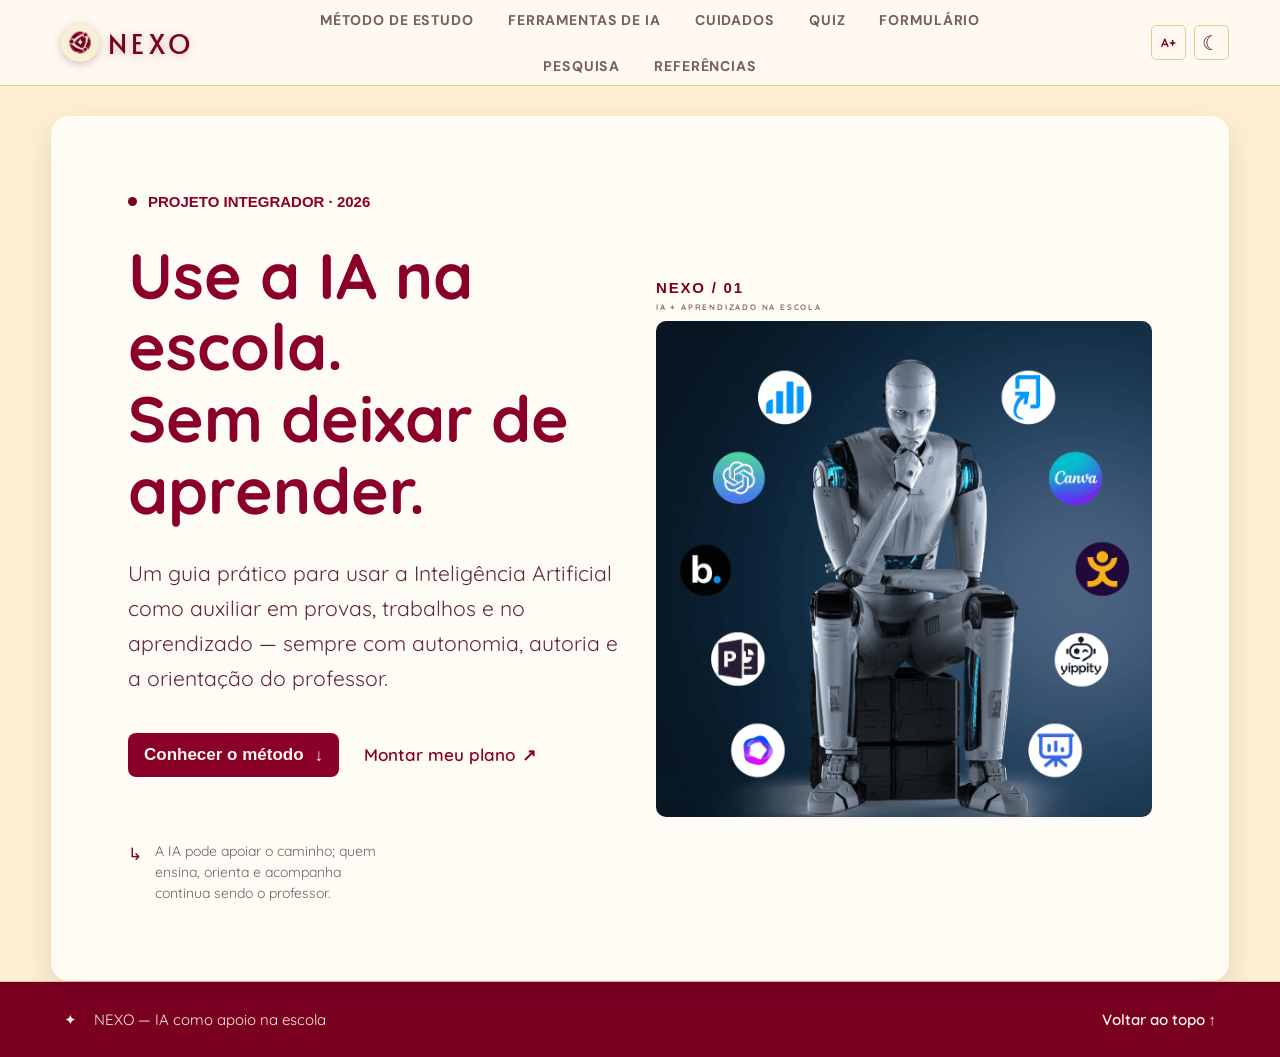
<file: index.html>
<!DOCTYPE html>
<html lang="pt-BR">
<head>
  <meta charset="UTF-8">
  <meta name="viewport" content="width=device-width, initial-scale=1.0">
  <meta name="description" content="NEXO — guia prático para usar a inteligência artificial como apoio nas provas, trabalhos e no aprendizado, sem substituir o professor.">
  <title>NEXO — IA como apoio na escola</title>
  <link rel="stylesheet" href="style.css">
  <link rel="icon" type="image/png" href="img/NEXO.png">
</head>
<body>

  <header class="cabecalho" id="topo">
    <a class="marca" href="index.html" aria-label="NEXO, voltar ao início" aria-current="page">
      <img class="imagem-marca" src="img/NEXO.png" alt="">
      <span>NEXO</span>
    </a>

    <nav class="navegacao-principal" id="main-nav" aria-label="Navegação principal">
      <a href="metodo.html">Método de estudo</a>
      <a href="ferramentas.html">Ferramentas de IA</a>
      <a href="cuidados.html">Cuidados</a>
      <a href="quiz.html">Quiz </a>
      <a href="formulario.html">Formulário</a>
      <a href="pesquisas.html">Pesquisa</a>
      <a href="referencias.html">Referências</a>
    </nav>

    <div class="acoes-cabecalho">
      <button class="botao-icone botao-tamanho-texto" id="text-toggle" aria-label="Aumentar tamanho da fonte" title="Aumentar fonte">A+</button>
      <button class="botao-icone" id="theme-toggle" aria-label="Alternar modo de cor" title="Modo de cor">☾</button>
      <button class="botao-menu" id="menu-toggle" aria-label="Abrir menu">☰</button>
    </div>
  </header>

  <main class="principal-inicio">
    <section class="secao-destaque" id="inicio">
      <div class="texto-destaque">
        <p class="sobretitulo">
          <span class="linha-sobretitulo"></span> PROJETO INTEGRADOR · 2026
        </p>
        <h1>Use a IA na escola. <em>Sem deixar de aprender.</em></h1>
        <p class="texto-introdutorio">Um guia prático para usar a Inteligência Artificial como auxiliar em provas, trabalhos e no aprendizado — sempre com autonomia, autoria e a orientação do professor.</p>

        <div class="acoes-destaque">
          <a class="botao botao-principal" href="metodo.html">Conhecer o método <span>↓</span></a>
          <a class="link-texto" href="formulario.html">Montar meu plano <span>↗</span></a>
        </div>

        <div class="nota-destaque">
          <span>↳</span>
          <span>A IA pode apoiar o caminho; quem ensina, orienta e acompanha continua sendo o professor.</span>
        </div>
      </div>

      <div class="envoltorio-arte-destaque">
        <div class="rotulo-arte-destaque">
          NEXO / 01<br>
          <span>IA + APRENDIZADO NA ESCOLA</span>
        </div>
        <img src="img/representacao.png" class="arte-destaque" alt="Representação visual da inteligência artificial e da aprendizagem">
      </div>

      <div class="indice-destaque">01 — 06</div>

      <div class="selo-nexo">
        <img class="imagem-selo" src="img/NEXO.png" alt="">
        <span>Pensar<br>Conectar<br>Aprender</span>
      </div>
    </section>
  </main>

  <footer class="rodape">
    <div>
      <span>✦</span>
      <span>NEXO — IA como apoio na escola</span>
    </div>
    <a href="#" onclick="window.scrollTo({top: 0, behavior: 'smooth'}); return false;">Voltar ao topo ↑</a>
  </footer>

  <script src="script.js"></script>
</body>
</html>
</file>
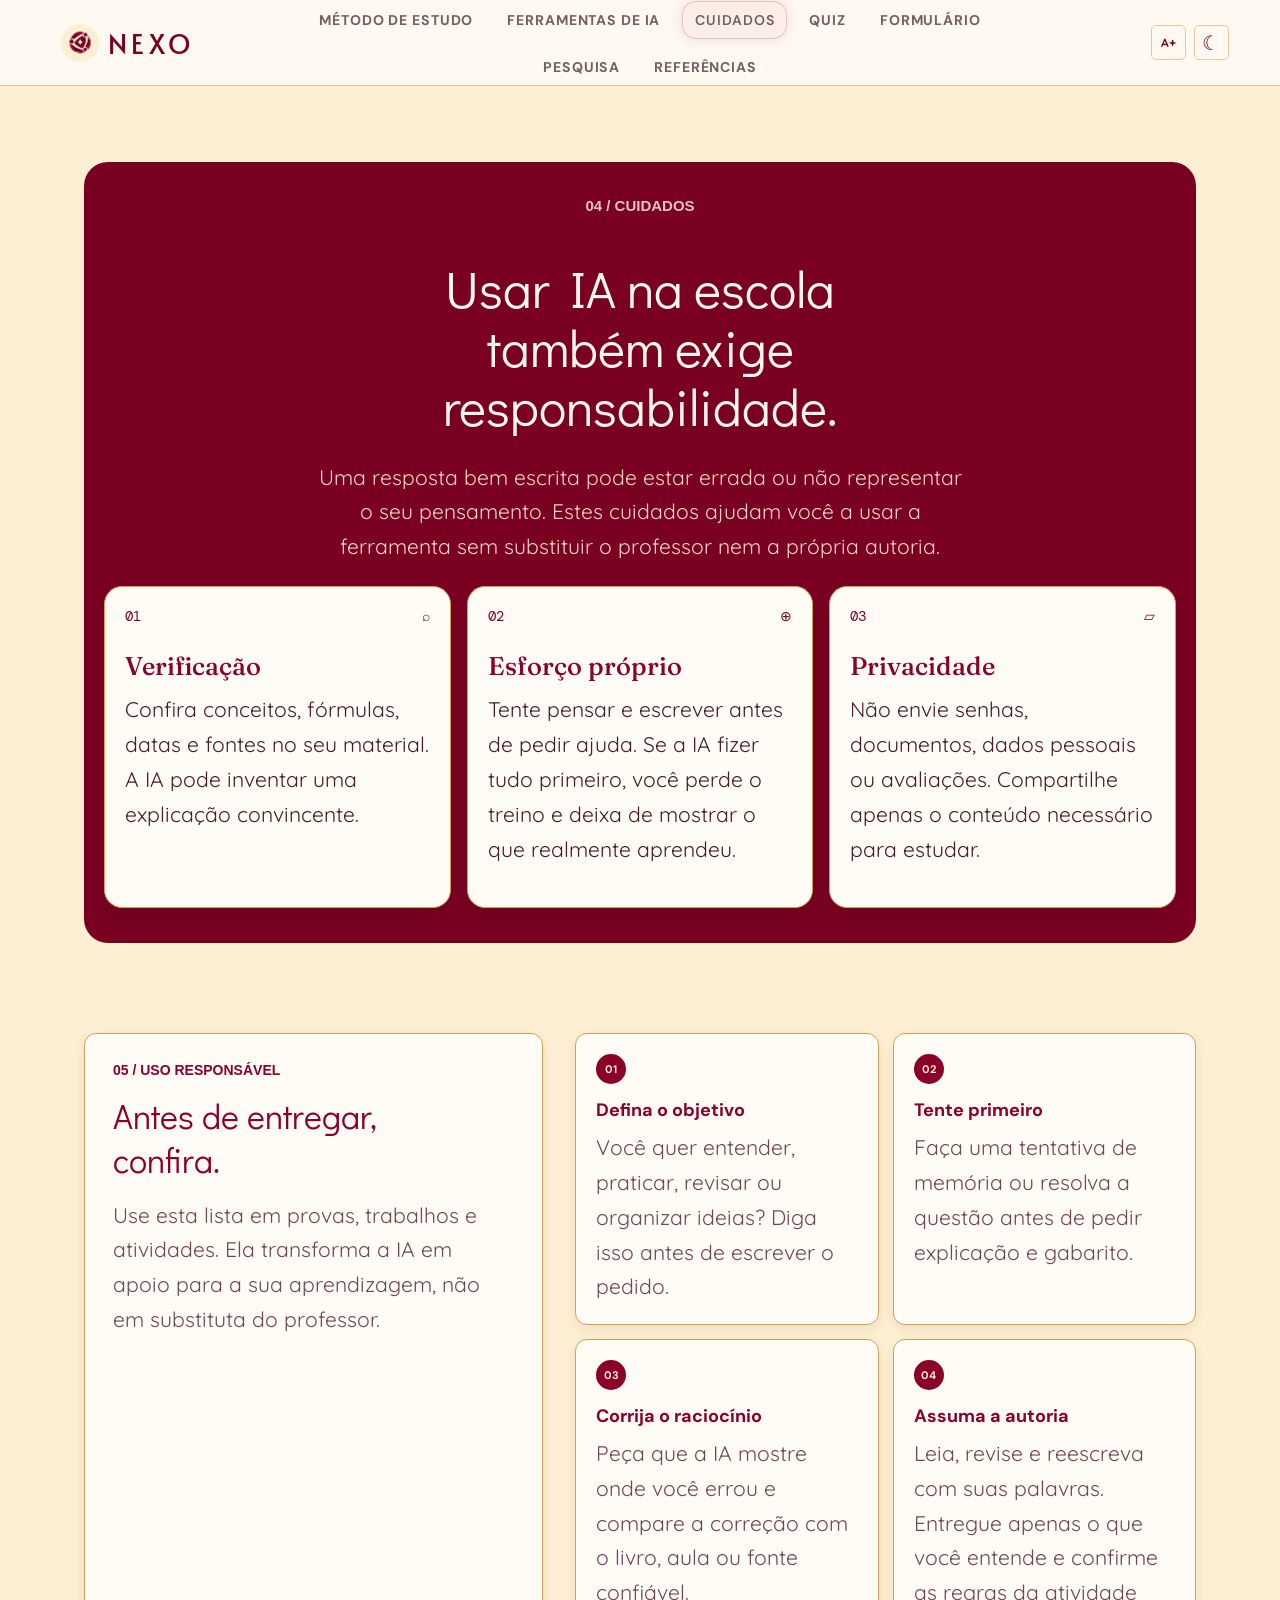
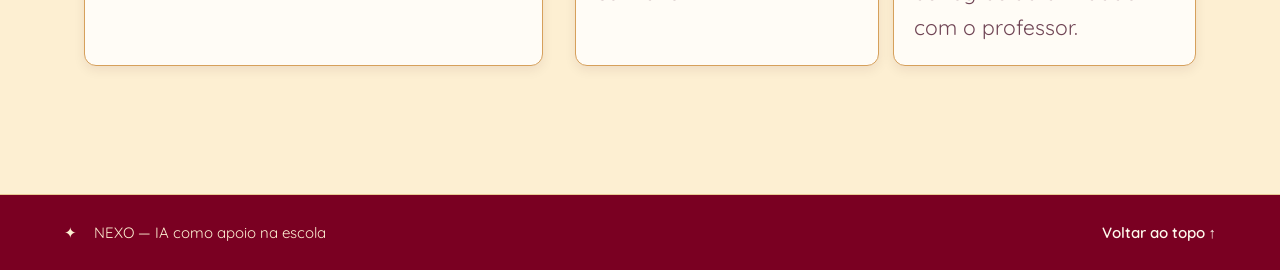
<file: cuidados.html>
<!DOCTYPE html>
<html lang="pt-BR">
<head>
  <meta charset="UTF-8">
  <meta name="viewport" content="width=device-width, initial-scale=1.0">
  <meta name="description" content="Cuidados para usar inteligência artificial com segurança, autoria e orientação do professor na escola.">
  <title>NEXO — Cuidados no uso da IA</title>
  <link rel="stylesheet" href="style.css">
  <link rel="icon" type="image/png" href="img/NEXO.png">
</head>
<body>

  <header class="cabecalho" id="topo">
    <a class="marca" href="index.html" aria-label="NEXO, voltar ao início">
      <img class="imagem-marca" src="img/NEXO.png" alt="">
      <span>NEXO</span>
    </a>

    <nav class="navegacao-principal" id="main-nav" aria-label="Navegação principal">
      <a href="metodo.html">Método de estudo</a>
      <a href="ferramentas.html">Ferramentas de IA</a>
      <a href="cuidados.html" aria-current="page">Cuidados</a>
      <a href="quiz.html">Quiz </a>
      <a href="formulario.html">Formulário</a>
      <a href="pesquisas.html">Pesquisa</a>
      <a href="referencias.html">Referências</a>
    </nav>

    <div class="acoes-cabecalho">
      <button class="botao-icone botao-tamanho-texto" id="text-toggle" aria-label="Aumentar tamanho da fonte" title="Aumentar fonte">A+</button>
      <button class="botao-icone" id="theme-toggle" aria-label="Alternar modo de cor" title="Modo de cor">☾</button>
      <button class="botao-menu" id="menu-toggle" aria-label="Abrir menu">☰</button>
    </div>
  </header>

  <main class="principal-cuidados">
    <section class="secao-principios" id="cuidados">
      <div class="envoltorio-secao interior-principios">
        <div class="cabecalho-principios">
          <div class="marcador-secao claro">
            04 / CUIDADOS
          </div>
          <h2>Usar IA na escola<br><em>também exige responsabilidade.</em></h2>
          <p>Uma resposta bem escrita pode estar errada ou não representar o seu pensamento. Estes cuidados ajudam você a usar a ferramenta sem substituir o professor nem a própria autoria.</p>
        </div>

        <div class="lista-principios">
          <article class="cartao-principio">
            <div class="topo-principio">
              <span>01</span>
              <span>⌕</span>
            </div>
              <h3>Verificação</h3>
              <p>Confira conceitos, fórmulas, datas e fontes no seu material. A IA pode inventar uma explicação convincente.</p>
          </article>

          <article class="cartao-principio">
            <div class="topo-principio">
              <span>02</span>
              <span>⊕</span>
            </div>
              <h3>Esforço próprio</h3>
              <p>Tente pensar e escrever antes de pedir ajuda. Se a IA fizer tudo primeiro, você perde o treino e deixa de mostrar o que realmente aprendeu.</p>
          </article>

          <article class="cartao-principio">
            <div class="topo-principio">
              <span>03</span>
              <span>▱</span>
            </div>
              <h3>Privacidade</h3>
              <p>Não envie senhas, documentos, dados pessoais ou avaliações. Compartilhe apenas o conteúdo necessário para estudar.</p>
          </article>
        </div>
      </div>
    </section>

    <section class="secao-checklist envoltorio-secao" aria-labelledby="checklist-title">
      <div class="cabecalho-checklist">
        <div class="marcador-secao">05 / USO RESPONSÁVEL</div>
        <h2 id="checklist-title">Antes de entregar,<br><span>confira.</span></h2>
        <p>Use esta lista em provas, trabalhos e atividades. Ela transforma a IA em apoio para a sua aprendizagem, não em substituta do professor.</p>
      </div>

      <div class="grade-checklist">
        <article class="cartao-checklist">
          <span class="numero-checklist">01</span>
          <h3>Defina o objetivo</h3>
          <p>Você quer entender, praticar, revisar ou organizar ideias? Diga isso antes de escrever o pedido.</p>
        </article>

        <article class="cartao-checklist">
          <span class="numero-checklist">02</span>
          <h3>Tente primeiro</h3>
          <p>Faça uma tentativa de memória ou resolva a questão antes de pedir explicação e gabarito.</p>
        </article>

        <article class="cartao-checklist">
          <span class="numero-checklist">03</span>
          <h3>Corrija o raciocínio</h3>
          <p>Peça que a IA mostre onde você errou e compare a correção com o livro, aula ou fonte confiável.</p>
        </article>

        <article class="cartao-checklist">
          <span class="numero-checklist">04</span>
          <h3>Assuma a autoria</h3>
          <p>Leia, revise e reescreva com suas palavras. Entregue apenas o que você entende e confirme as regras da atividade com o professor.</p>
        </article>
      </div>
    </section>
  </main>

  <footer class="rodape">
    <div>
      <span>✦</span>
      <span>NEXO — IA como apoio na escola</span>
    </div>
    <a href="#" onclick="window.scrollTo({top: 0, behavior: 'smooth'}); return false;">Voltar ao topo ↑</a>
  </footer>

  <script src="script.js"></script>
</body>
</html>
</file>
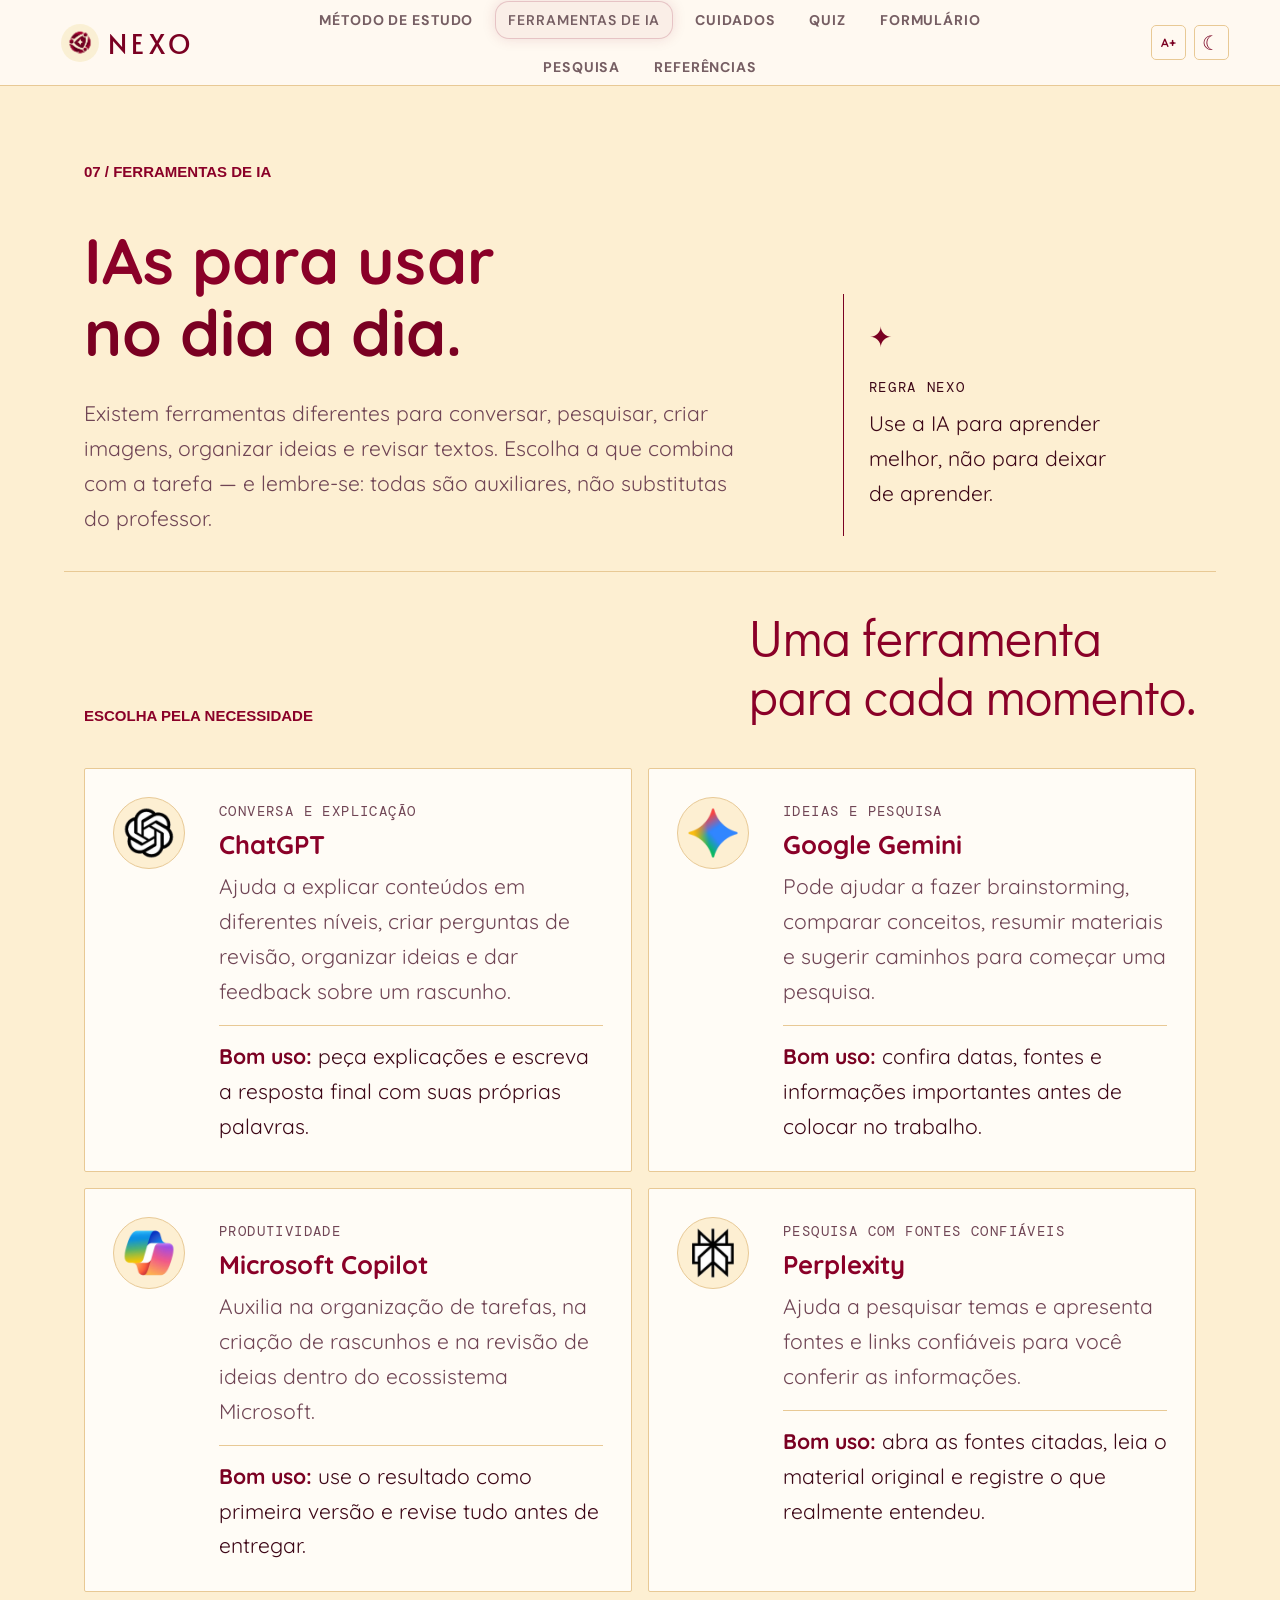
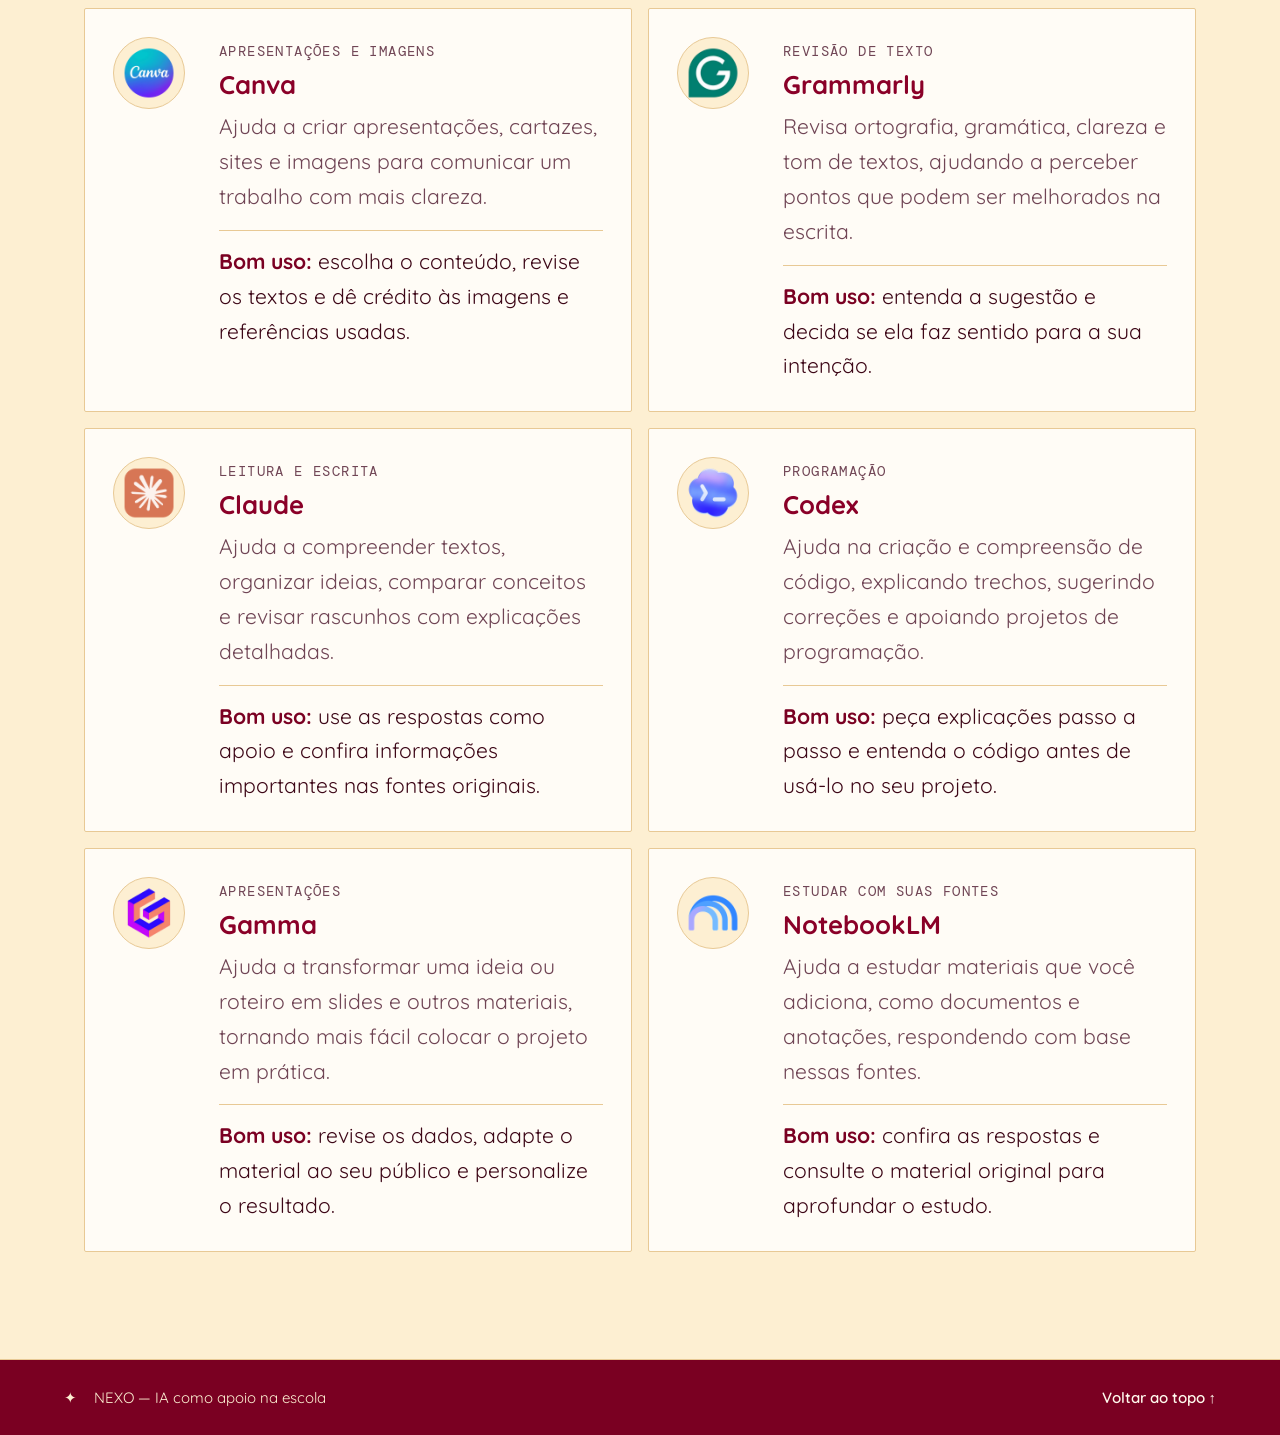
<file: ferramentas.html>
<!DOCTYPE html>
<html lang="pt-BR">
<head>
  <meta charset="UTF-8">
  <meta name="viewport" content="width=device-width, initial-scale=1.0">
  <meta name="description" content="Conheça ferramentas de inteligência artificial que podem apoiar estudos, trabalhos e tarefas do dia a dia escolar.">
  <title>NEXO — Ferramentas de IA</title>
  <link rel="stylesheet" href="style.css">
  <link rel="icon" type="image/png" href="img/NEXO.png">
</head>
<body>

  <header class="cabecalho" id="topo">
    <a class="marca" href="index.html" aria-label="NEXO, voltar ao início">
      <img class="imagem-marca" src="img/NEXO.png" alt="">
      <span>NEXO</span>
    </a>

    <nav class="navegacao-principal" id="main-nav" aria-label="Navegação principal">
      <a href="metodo.html">Método de estudo</a>
      <a href="ferramentas.html" aria-current="page">Ferramentas de IA</a>
      <a href="cuidados.html">Cuidados</a>
      <a href="quiz.html">Quiz </a>
      <a href="formulario.html">Formulário</a>
      <a href="pesquisas.html">Pesquisa</a>
      <a href="referencias.html">Referências</a>
    </nav>

    <div class="acoes-cabecalho">
      <button class="botao-icone botao-tamanho-texto" id="text-toggle" aria-label="Aumentar tamanho da fonte" title="Aumentar fonte">A+</button>
      <button class="botao-icone" id="theme-toggle" aria-label="Alternar modo de cor" title="Modo de cor">☾</button>
      <button class="botao-menu" id="menu-toggle" aria-label="Abrir menu">☰</button>
    </div>
  </header>

  <main class="principal-ferramentas">
    <section class="destaque-ferramentas envoltorio-secao">
      <div class="texto-destaque-ferramentas">
        <div class="marcador-secao">07 / FERRAMENTAS DE IA</div>
        <h1>IAs para usar<br><span>no dia a dia.</span></h1>
        <p>Existem ferramentas diferentes para conversar, pesquisar, criar imagens, organizar ideias e revisar textos. Escolha a que combina com a tarefa — e lembre-se: todas são auxiliares, não substitutas do professor.</p>
      </div>
      <div class="nota-destaque-ferramentas">
        <span class="marcador-nota-ferramentas">✦</span>
        <strong>Regra NEXO</strong>
        <p>Use a IA para aprender melhor, não para deixar de aprender.</p>
      </div>
    </section>

    <section class="lista-ferramentas envoltorio-secao" aria-labelledby="tools-title">
      <div class="cabecalho-lista-ferramentas">
        <p class="rotulo">ESCOLHA PELA NECESSIDADE</p>
        <h2 id="tools-title">Uma ferramenta<br><span>para cada momento.</span></h2>
      </div>

      <div class="grade-ferramentas">
        <article class="cartao-ferramenta">
          <div class="envoltorio-logo-ferramenta"><img src="img/logoCHATGPT.png" alt="Logo do ChatGPT" loading="lazy"></div>
          <div class="texto-cartao-ferramenta">
            <span class="tipo-ferramenta">CONVERSA E EXPLICAÇÃO</span>
            <h3>ChatGPT</h3>
            <p>Ajuda a explicar conteúdos em diferentes níveis, criar perguntas de revisão, organizar ideias e dar feedback sobre um rascunho.</p>
            <p class="dica-ferramenta"><strong>Bom uso:</strong> peça explicações e escreva a resposta final com suas próprias palavras.</p>
          </div>
        </article>

        <article class="cartao-ferramenta">
          <div class="envoltorio-logo-ferramenta"><img src="img/logoGEMINI.png" alt="Logo do Google Gemini" loading="lazy"></div>
          <div class="texto-cartao-ferramenta">
            <span class="tipo-ferramenta">IDEIAS E PESQUISA</span>
            <h3>Google Gemini</h3>
            <p>Pode ajudar a fazer brainstorming, comparar conceitos, resumir materiais e sugerir caminhos para começar uma pesquisa.</p>
            <p class="dica-ferramenta"><strong>Bom uso:</strong> confira datas, fontes e informações importantes antes de colocar no trabalho.</p>
          </div>
        </article>

        <article class="cartao-ferramenta">
          <div class="envoltorio-logo-ferramenta"><img src="img/logoCOPILOT.png" alt="Logo do Microsoft Copilot" loading="lazy"></div>
          <div class="texto-cartao-ferramenta">
            <span class="tipo-ferramenta">PRODUTIVIDADE</span>
            <h3>Microsoft Copilot</h3>
            <p>Auxilia na organização de tarefas, na criação de rascunhos e na revisão de ideias dentro do ecossistema Microsoft.</p>
            <p class="dica-ferramenta"><strong>Bom uso:</strong> use o resultado como primeira versão e revise tudo antes de entregar.</p>
          </div>
        </article>

        <article class="cartao-ferramenta">
          <div class="envoltorio-logo-ferramenta"><img src="img/logoPERPLEXITY.png" alt="Logo do Perplexity" loading="lazy"></div>
          <div class="texto-cartao-ferramenta">
            <span class="tipo-ferramenta">PESQUISA COM FONTES CONFIÁVEIS</span>
            <h3>Perplexity</h3>
            <p>Ajuda a pesquisar temas e apresenta fontes e links confiáveis para você conferir as informações.</p>
            <p class="dica-ferramenta"><strong>Bom uso:</strong> abra as fontes citadas, leia o material original e registre o que realmente entendeu.</p>
          </div>
        </article>

        <article class="cartao-ferramenta">
          <div class="envoltorio-logo-ferramenta"><img src="img/logoCANVA.png" alt="Logo do Canva" loading="lazy"></div>
          <div class="texto-cartao-ferramenta">
            <span class="tipo-ferramenta">APRESENTAÇÕES E IMAGENS</span>
            <h3>Canva</h3>
            <p>Ajuda a criar apresentações, cartazes, sites e imagens para comunicar um trabalho com mais clareza.</p>
            <p class="dica-ferramenta"><strong>Bom uso:</strong> escolha o conteúdo, revise os textos e dê crédito às imagens e referências usadas.</p>
          </div>
        </article>

        <article class="cartao-ferramenta">
          <div class="envoltorio-logo-ferramenta"><img src="img/logoGRAMMARLY.png" alt="Logo do Grammarly" loading="lazy"></div>
          <div class="texto-cartao-ferramenta">
            <span class="tipo-ferramenta">REVISÃO DE TEXTO</span>
            <h3>Grammarly</h3>
            <p>Revisa ortografia, gramática, clareza e tom de textos, ajudando a perceber pontos que podem ser melhorados na escrita.</p>
            <p class="dica-ferramenta"><strong>Bom uso:</strong> entenda a sugestão e decida se ela faz sentido para a sua intenção.</p>
          </div>
        </article>

        <article class="cartao-ferramenta">
          <div class="envoltorio-logo-ferramenta"><img src="img/logoCLAUDE.png" alt="Logo do Claude" loading="lazy"></div>
          <div class="texto-cartao-ferramenta">
            <span class="tipo-ferramenta">LEITURA E ESCRITA</span>
            <h3>Claude</h3>
            <p>Ajuda a compreender textos, organizar ideias, comparar conceitos e revisar rascunhos com explicações detalhadas.</p>
            <p class="dica-ferramenta"><strong>Bom uso:</strong> use as respostas como apoio e confira informações importantes nas fontes originais.</p>
          </div>
        </article>

        <article class="cartao-ferramenta">
          <div class="envoltorio-logo-ferramenta"><img src="img/logoCODEX.png" alt="Logo do Codex" loading="lazy"></div>
          <div class="texto-cartao-ferramenta">
            <span class="tipo-ferramenta">PROGRAMAÇÃO</span>
            <h3>Codex</h3>
            <p>Ajuda na criação e compreensão de código, explicando trechos, sugerindo correções e apoiando projetos de programação.</p>
            <p class="dica-ferramenta"><strong>Bom uso:</strong> peça explicações passo a passo e entenda o código antes de usá-lo no seu projeto.</p>
          </div>
        </article>

        <article class="cartao-ferramenta">
          <div class="envoltorio-logo-ferramenta"><img src="img/logoGAMMA.png" alt="Logo do Gamma" loading="lazy"></div>
          <div class="texto-cartao-ferramenta">
            <span class="tipo-ferramenta">APRESENTAÇÕES</span>
            <h3>Gamma</h3>
            <p>Ajuda a transformar uma ideia ou roteiro em slides e outros materiais, tornando mais fácil colocar o projeto em prática.</p>
            <p class="dica-ferramenta"><strong>Bom uso:</strong> revise os dados, adapte o material ao seu público e personalize o resultado.</p>
          </div>
        </article>

        <article class="cartao-ferramenta">
          <div class="envoltorio-logo-ferramenta"><img src="img/logoGEMININOTEBOOK.png" alt="Logo do NotebookLM" loading="lazy"></div>
          <div class="texto-cartao-ferramenta">
            <span class="tipo-ferramenta">ESTUDAR COM SUAS FONTES</span>
            <h3>NotebookLM</h3>
            <p>Ajuda a estudar materiais que você adiciona, como documentos e anotações, respondendo com base nessas fontes.</p>
            <p class="dica-ferramenta"><strong>Bom uso:</strong> confira as respostas e consulte o material original para aprofundar o estudo.</p>
          </div>
        </article>
      </div>
    </section>

    
  </main>

  <footer class="rodape">
    <div>
      <span>✦</span>
      <span>NEXO — IA como apoio na escola</span>
    </div>
    <a href="#" onclick="window.scrollTo({top: 0, behavior: 'smooth'}); return false;">Voltar ao topo ↑</a>
  </footer>

  <script src="script.js"></script>
</body>
</html>
</file>
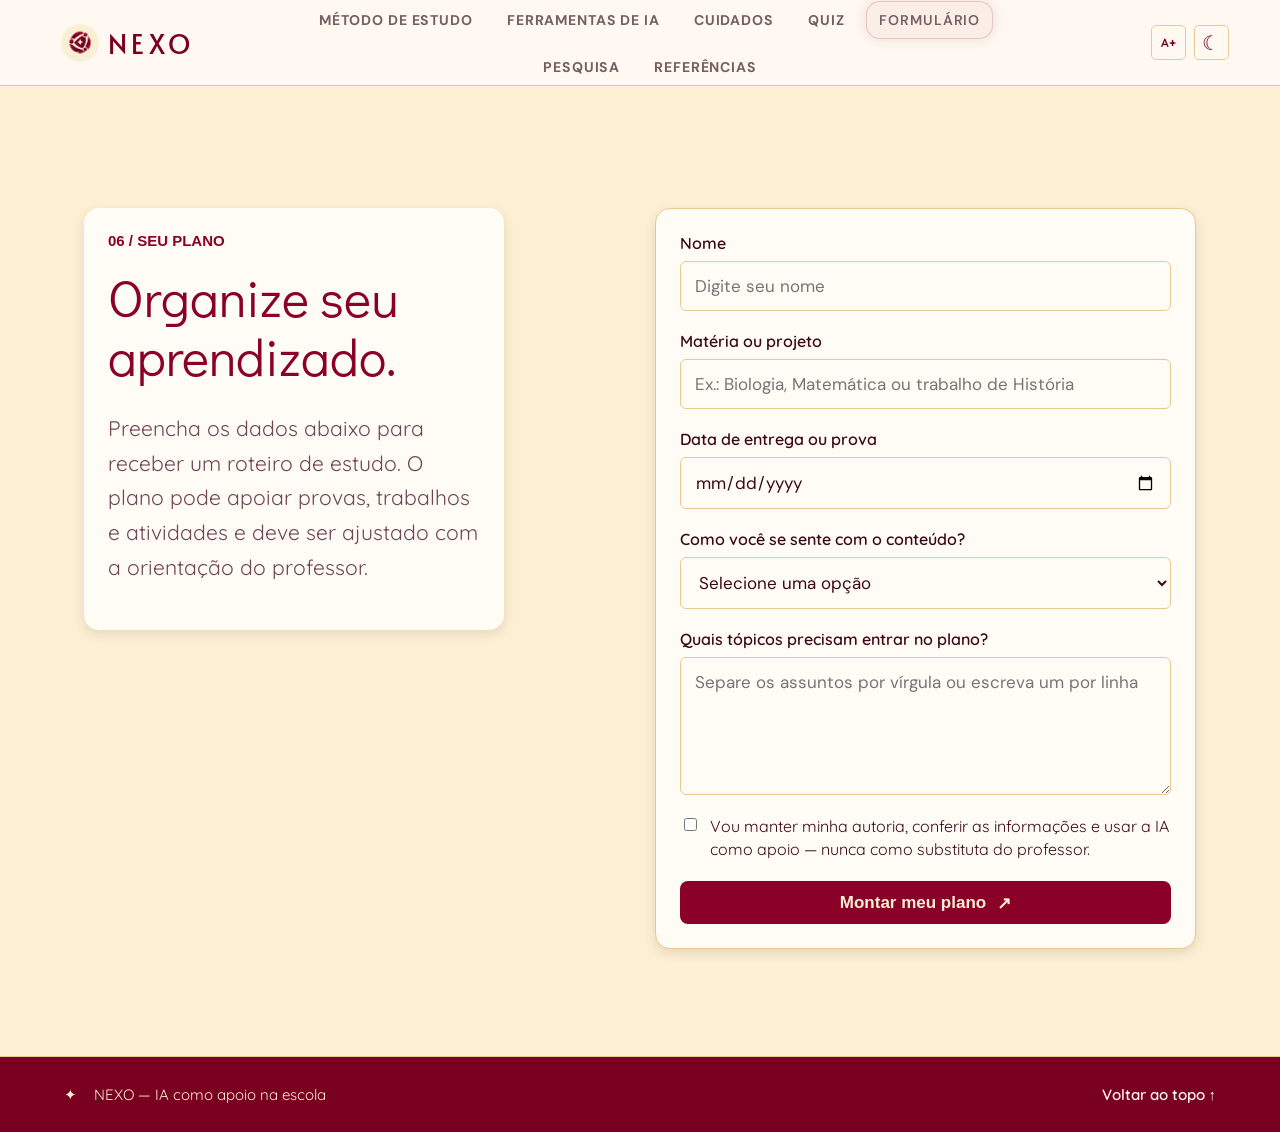
<file: formulario.html>
<!DOCTYPE html>
<html lang="pt-BR">
<head>
  <meta charset="UTF-8">
  <meta name="viewport" content="width=device-width, initial-scale=1.0">
  <meta name="description" content="Monte um plano de aprendizagem para provas, trabalhos e atividades com apoio responsável da IA.">
  <title>NEXO — Plano de estudo</title>
  <link rel="stylesheet" href="style.css">
  <link rel="icon" type="image/png" href="img/NEXO.png">
</head>
<body>

  <header class="cabecalho" id="topo">
    <a class="marca" href="index.html" aria-label="NEXO, voltar ao início">
      <img class="imagem-marca" src="img/NEXO.png" alt="">
      <span>NEXO</span>
    </a>

    <nav class="navegacao-principal" id="main-nav" aria-label="Navegação principal">
      <a href="metodo.html">Método de estudo</a>
      <a href="ferramentas.html">Ferramentas de IA</a>
      <a href="cuidados.html">Cuidados</a>
      <a href="quiz.html">Quiz</a>
      <a href="formulario.html" aria-current="page">Formulário</a>
      <a href="pesquisas.html">Pesquisa</a>
      <a href="referencias.html">Referências</a>
    </nav>

    <div class="acoes-cabecalho">
      <button class="botao-icone botao-tamanho-texto" id="text-toggle" aria-label="Aumentar tamanho da fonte" title="Aumentar fonte">A+</button>
      <button class="botao-icone" id="theme-toggle" aria-label="Alternar modo de cor" title="Modo de cor">☾</button>
      <button class="botao-menu" id="menu-toggle" aria-label="Abrir menu">☰</button>
    </div>
  </header>

  <main class="principal-formulario">
    <section class="secao-formulario envoltorio-secao" id="formulario">
      <div class="marcador-secao">

      </div>

      <div class="layout-formulario">
        <div class="introducao-formulario">
          <p class="rotulo">06 / SEU PLANO</p>
          <h2>Organize seu<br><span>aprendizado.</span></h2>
          <p>Preencha os dados abaixo para receber um roteiro de estudo. O plano pode apoiar provas, trabalhos e atividades e deve ser ajustado com a orientação do professor.</p>
        </div>

        <form class="formulario-feedback" id="feedback-form">
          <div class="linha-formulario">
            <label for="student-name">Nome</label>
            <input type="text" id="student-name" name="name" autocomplete="name" placeholder="Digite seu nome" required>
          </div>

          <div class="linha-formulario">
            <label for="subject">Matéria ou projeto</label>
            <input type="text" id="subject" name="subject" placeholder="Ex.: Biologia, Matemática ou trabalho de História" required>
          </div>

          <div class="linha-formulario">
            <label for="exam-date">Data de entrega ou prova</label>
            <input type="date" id="exam-date" name="exam-date" required>
          </div>

          <div class="linha-formulario">
            <label for="confidence">Como você se sente com o conteúdo?</label>
            <select id="confidence" name="confidence" required>
              <option value="" selected disabled>Selecione uma opção</option>
              <option value="low">Ainda estou começando</option>
              <option value="medium">Entendo uma parte</option>
              <option value="high">Só preciso praticar e revisar</option>
            </select>
          </div>

          <div class="linha-formulario">
            <label for="topics">Quais tópicos precisam entrar no plano?</label>
            <textarea id="topics" name="topics" rows="5" placeholder="Separe os assuntos por vírgula ou escreva um por linha" required></textarea>
          </div>

          <label class="linha-caixa-selecao" for="responsible-use">
            <input type="checkbox" id="responsible-use" name="responsible-use" required>
            <span>Vou manter minha autoria, conferir as informações e usar a IA como apoio — nunca como substituta do professor.</span>
          </label>

          <button class="botao botao-principal" type="submit">Montar meu plano <span>↗</span></button>
          <p class="status-formulario" id="form-status" role="status" aria-live="polite"></p>
          <div class="resultado-plano" id="plan-result" aria-live="polite"></div>
        </form>
      </div>
    </section>
  </main>

  <footer class="rodape">
    <div>
      <span>✦</span>
      <span>NEXO — IA como apoio na escola</span>
    </div>
    <a href="#" onclick="window.scrollTo({top: 0, behavior: 'smooth'}); return false;">Voltar ao topo ↑</a>
  </footer>

  <script src="script.js"></script>
</body>
</html>
</file>
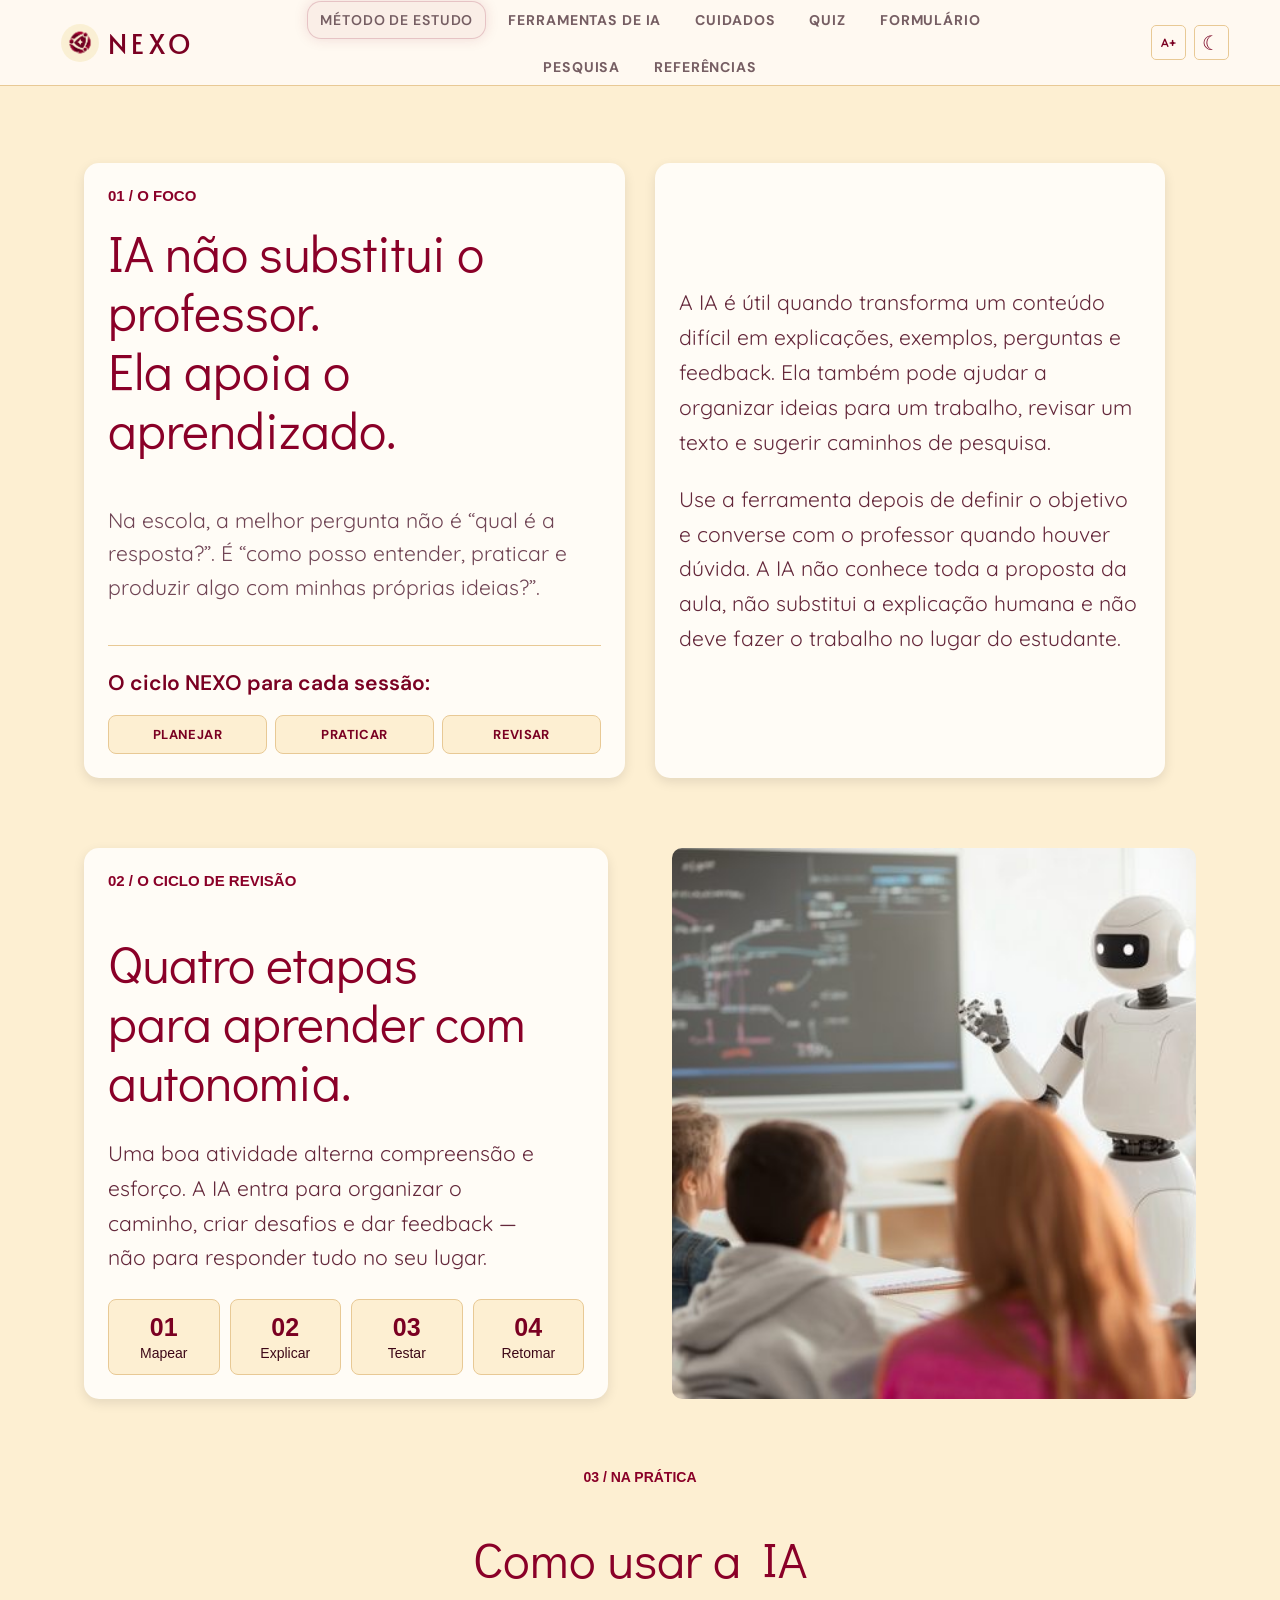
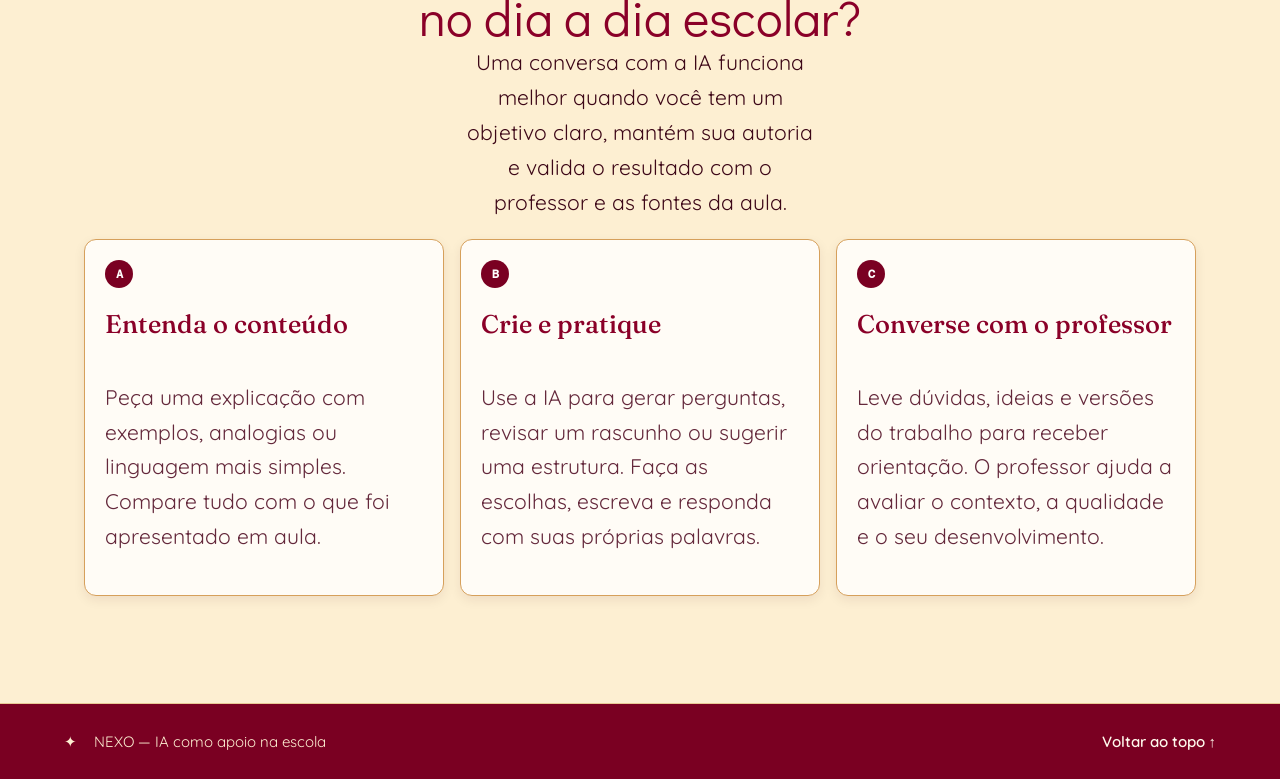
<file: metodo.html>
<!DOCTYPE html>
<html lang="pt-BR">
<head>
  <meta charset="UTF-8">
  <meta name="viewport" content="width=device-width, initial-scale=1.0">
  <meta name="description" content="Como usar a inteligência artificial como auxiliar em provas, trabalhos e no aprendizado, com orientação do professor.">
  <title>NEXO — IA e aprendizagem</title>
  <link rel="stylesheet" href="style.css">
  <link rel="icon" type="image/png" href="img/NEXO.png">
</head>
<body>

  <header class="cabecalho" id="topo">
    <a class="marca" href="index.html" aria-label="NEXO, voltar ao início">
      <img class="imagem-marca" src="img/NEXO.png" alt="">
      <span>NEXO</span>
    </a>

    <nav class="navegacao-principal" id="main-nav" aria-label="Navegação principal">
      <a href="metodo.html" aria-current="page">Método de estudo</a>
      <a href="ferramentas.html">Ferramentas de IA</a>
      <a href="cuidados.html">Cuidados</a>
      <a href="quiz.html">Quiz </a>
      <a href="formulario.html">Formulário</a>
      <a href="pesquisas.html">Pesquisa</a>
      <a href="referencias.html">Referências</a>
    </nav>

    <div class="acoes-cabecalho">
      <button class="botao-icone botao-tamanho-texto" id="text-toggle" aria-label="Aumentar tamanho da fonte" title="Aumentar fonte">A+</button>
      <button class="botao-icone" id="theme-toggle" aria-label="Alternar modo de cor" title="Modo de cor">☾</button>
      <button class="botao-menu" id="menu-toggle" aria-label="Abrir menu">☰</button>
    </div>
  </header>

  <main class="principal-entenda">
      <section class="secao-introducao envoltorio-secao" id="entenda">
        <div class="grade-introducao">
          <div class="cartao-introducao">
            <p class="rotulo">01 / O FOCO</p>
            <h2>IA não substitui o professor.<br><span>Ela apoia o aprendizado.</span></h2>
            <p style="margin: 20px 0 40px; font-size: 17px; line-height: 1.6; color: var(--muted);">
              Na escola, a melhor pergunta não é “qual é a resposta?”. É “como posso entender, praticar e produzir algo com minhas próprias ideias?”.
            </p>

            <div class="nota-ferramenta-introducao">
              <p>O ciclo NEXO para cada sessão:</p>
              <div class="acoes-ferramenta-introducao" aria-label="Etapas do ciclo NEXO">
                <span>Planejar</span>
                <span>Praticar</span>
                <span>Revisar</span>
              </div>
            </div>
          </div>

          <div class="texto-introducao" style="display: flex; flex-direction: column; justify-content: center; height: 100%;">
            <p>A IA é útil quando transforma um conteúdo difícil em explicações, exemplos, perguntas e feedback. Ela também pode ajudar a organizar ideias para um trabalho, revisar um texto e sugerir caminhos de pesquisa.</p>
            <p style="margin-bottom: 0;">Use a ferramenta depois de definir o objetivo e converse com o professor quando houver dúvida. A IA não conhece toda a proposta da aula, não substitui a explicação humana e não deve fazer o trabalho no lugar do estudante.</p>
          </div>
        </div>
      </section>

    <section class="secao-mapa envoltorio-secao" id="possibilidades">
      <div class="texto-mapa">
        <div class="marcador-secao">
          02 / O CICLO DE REVISÃO
        </div>

        <h2>Quatro etapas<br><span>para aprender com autonomia.</span></h2>
        <p>Uma boa atividade alterna compreensão e esforço. A IA entra para organizar o caminho, criar desafios e dar feedback — não para responder tudo no seu lugar.</p>

        <div class="estatisticas-mapa">
          <div><strong>01</strong><span>Mapear</span></div>
          <div><strong>02</strong><span>Explicar</span></div>
          <div><strong>03</strong><span>Testar</span></div>
          <div><strong>04</strong><span>Retomar</span></div>
        </div>
      </div>

      <div class="arte-mapa">
        <img src="img/ia-sala-de-aula.jpg" alt="Inteligência artificial sendo usada em uma sala de aula">
      </div>
    </section>

    

    <section class="secao-estudo envoltorio-secao">
      <div class="nota-lateral-secao">
       NEXO / MÉTODO 03
      </div>

      <div class="marcador-secao">
       03 / NA PRÁTICA
      </div>

      <div class="cabecalho-estudo">
        <h2>Como usar a IA<br><span>no dia a dia escolar?</span></h2>
        <p>Uma conversa com a IA funciona melhor quando você tem um objetivo claro, mantém sua autoria e valida o resultado com o professor e as fontes da aula.</p>
      </div>

      <div class="colunas-estudo">
        <article>
          <span class="numero-estudo">A</span>
          <h3>Entenda o conteúdo</h3>
          <p>Peça uma explicação com exemplos, analogias ou linguagem mais simples. Compare tudo com o que foi apresentado em aula.</p>
        </article>

        <article>
          <span class="numero-estudo">B</span>
          <h3>Crie e pratique</h3>
          <p>Use a IA para gerar perguntas, revisar um rascunho ou sugerir uma estrutura. Faça as escolhas, escreva e responda com suas próprias palavras.</p>
        </article>

        <article>
          <span class="numero-estudo">C</span>
          <h3>Converse com o professor</h3>
          <p>Leve dúvidas, ideias e versões do trabalho para receber orientação. O professor ajuda a avaliar o contexto, a qualidade e o seu desenvolvimento.</p>
        </article>
      </div>
    </section>
  </main>

  <footer class="rodape">
    <div>
      <span>✦</span>
      <span>NEXO — IA como apoio na escola</span>
    </div>
    <a href="#" onclick="window.scrollTo({top: 0, behavior: 'smooth'}); return false;">Voltar ao topo ↑</a>
  </footer>

  <script src="script.js"></script>
</body>
</html>
</file>
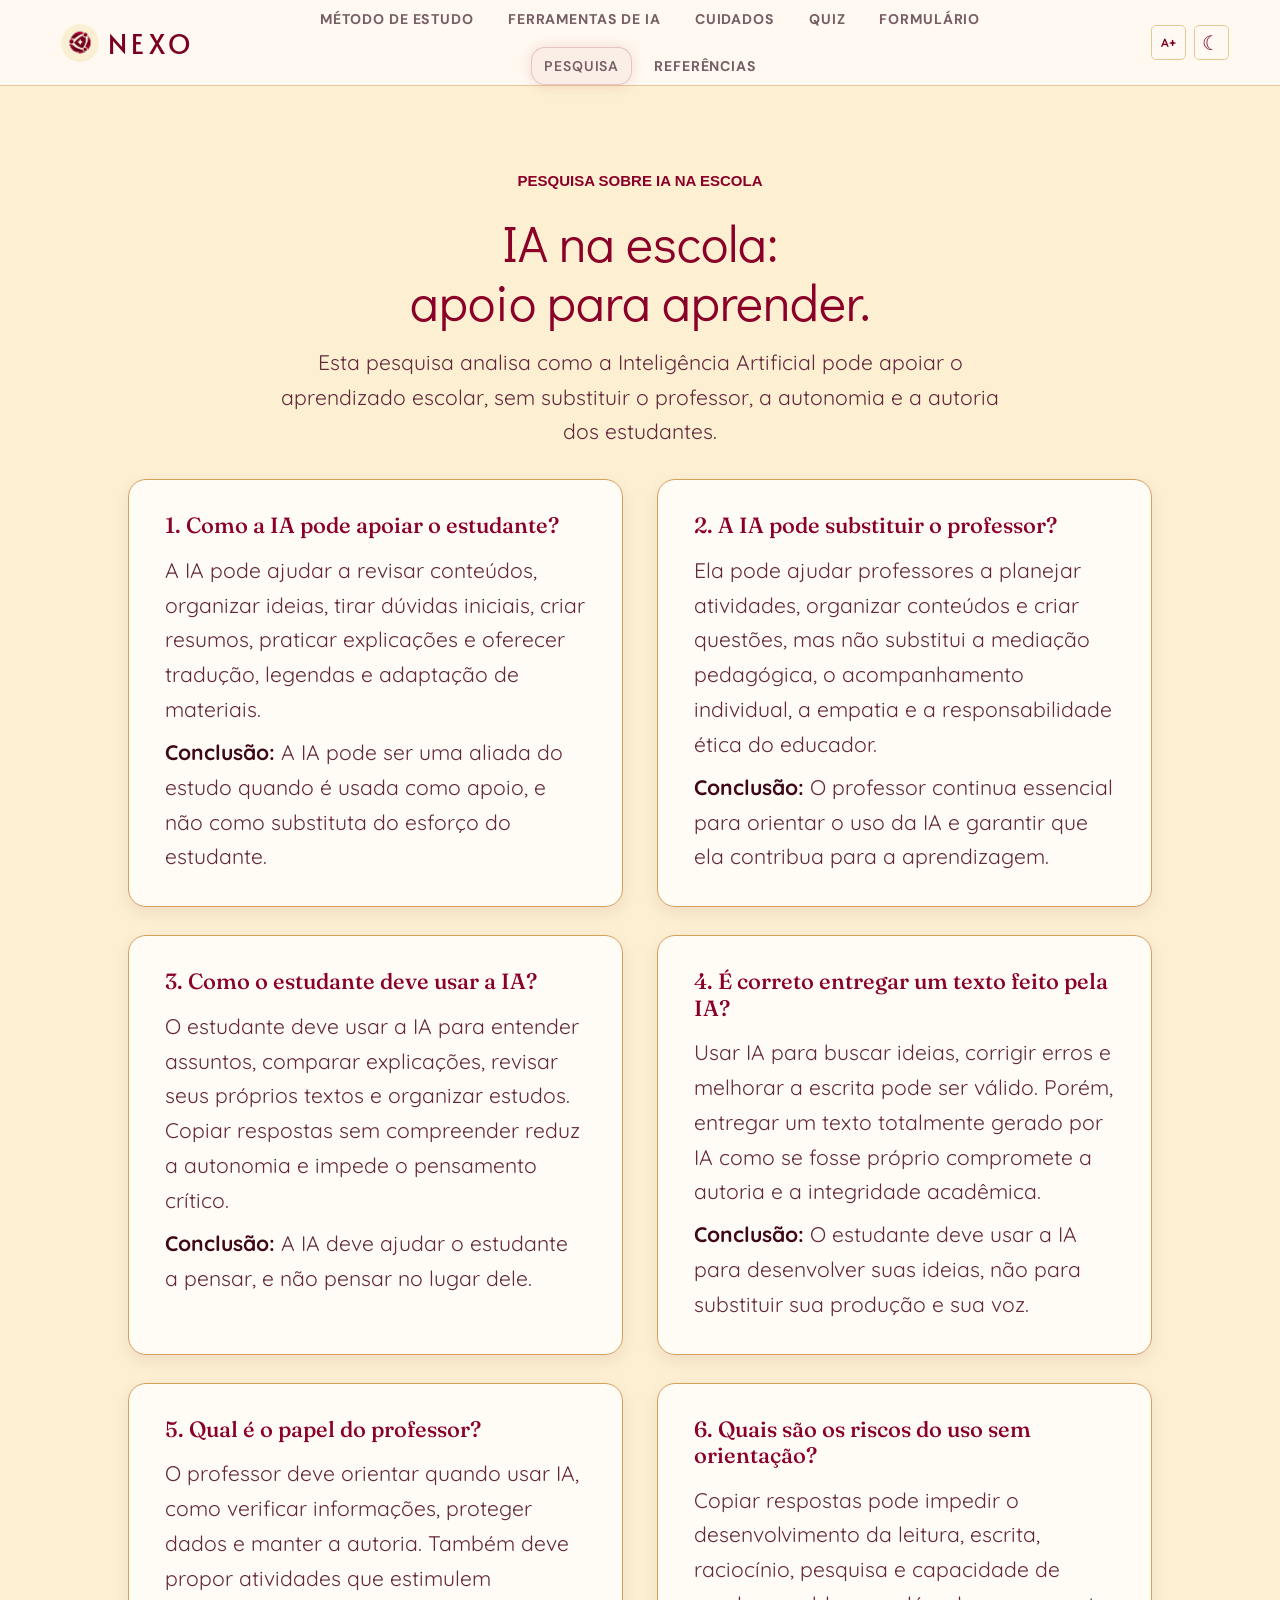
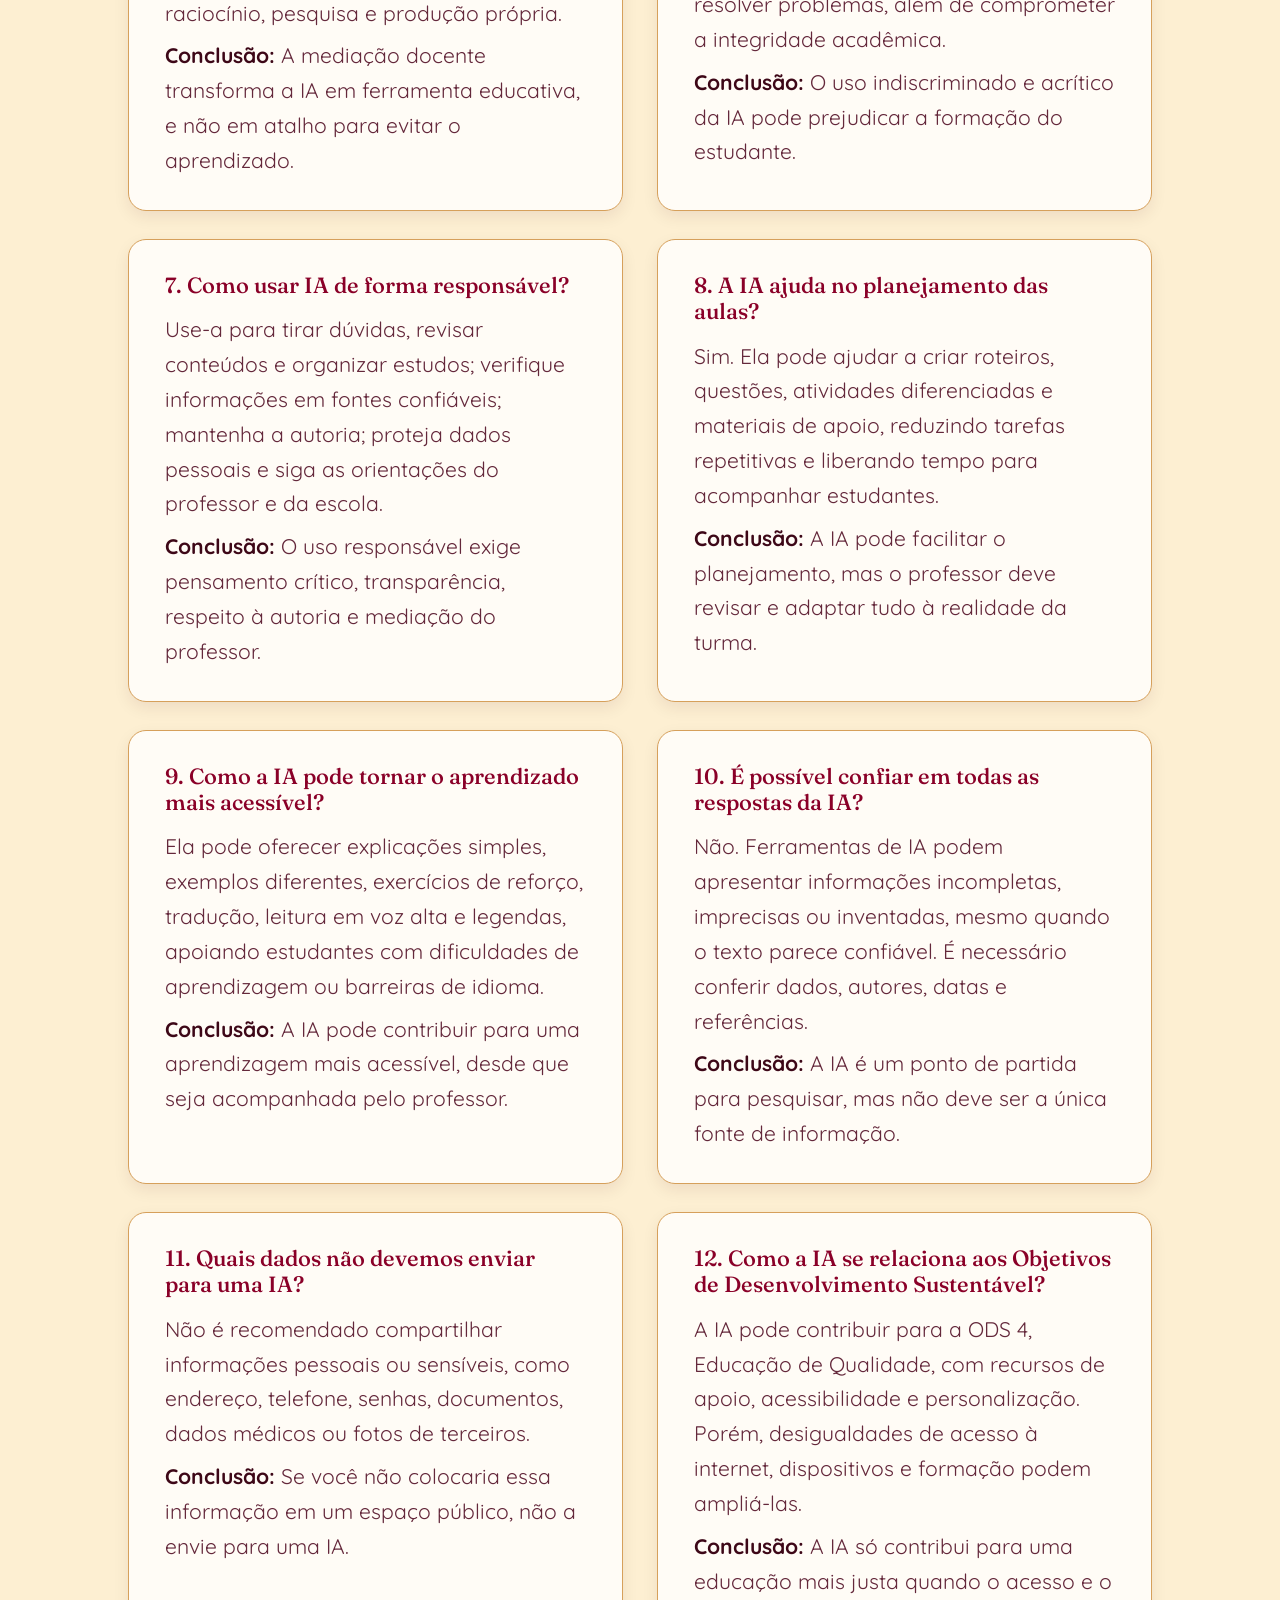
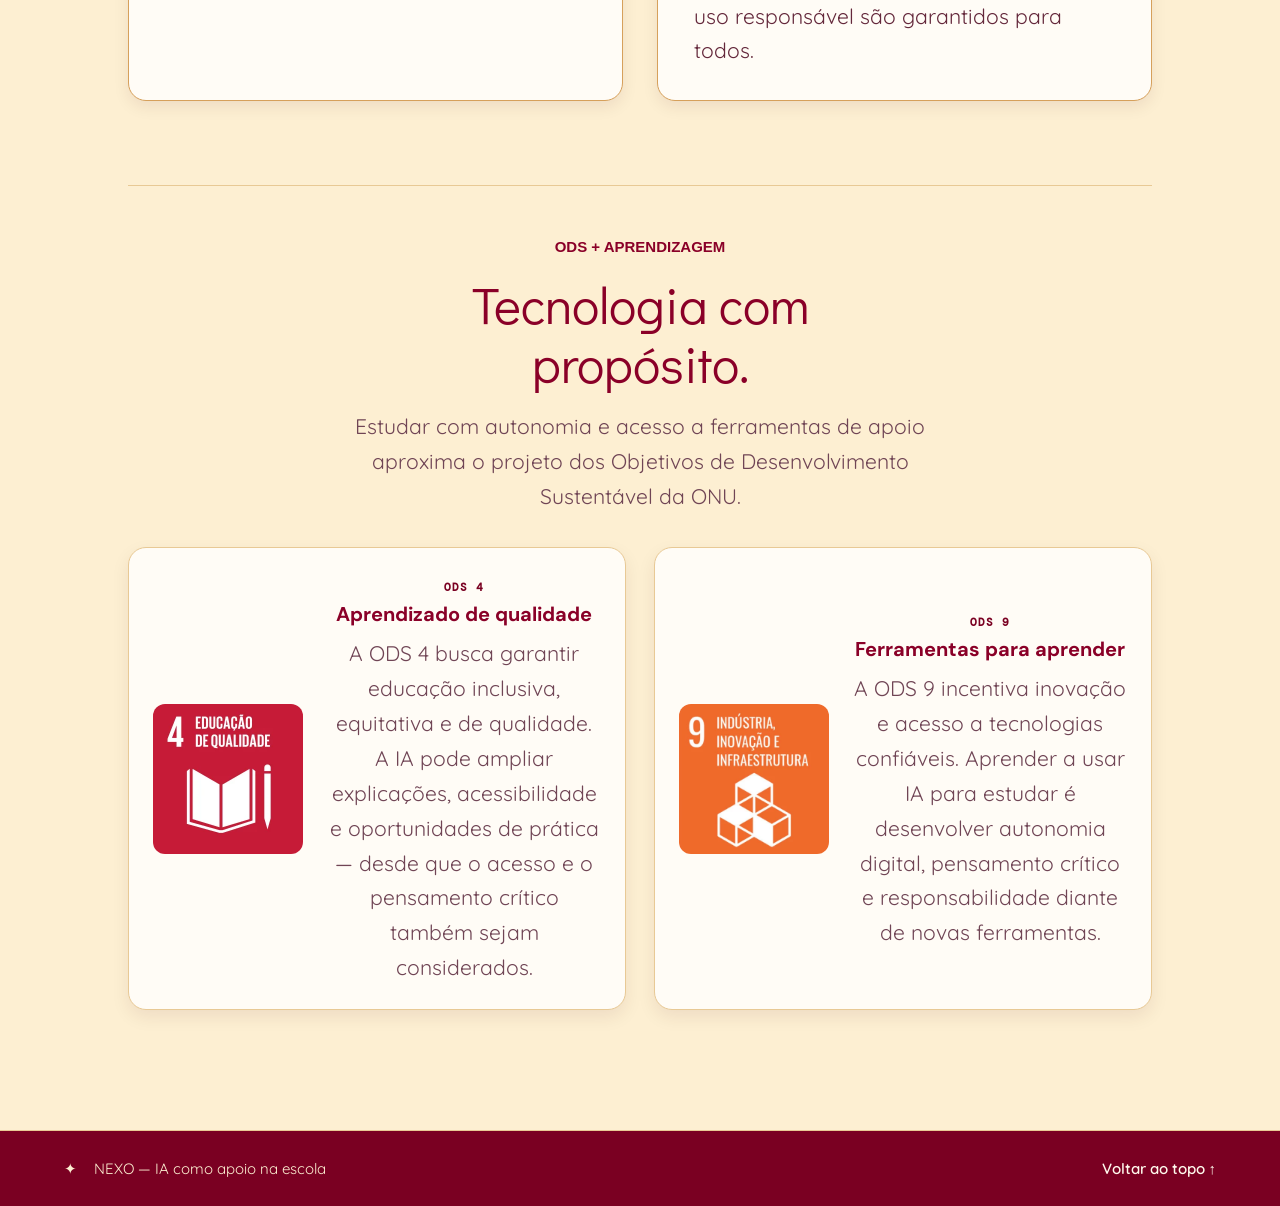
<file: pesquisas.html>
<!DOCTYPE html>
<html lang="pt-BR">
<head>
  <meta charset="UTF-8">
  <meta name="viewport" content="width=device-width, initial-scale=1.0">
  <meta name="description" content="Pesquisa e perguntas frequentes sobre o uso da IA como apoio ao aprendizado escolar, sem substituir o professor.">
  <title>NEXO — Pesquisa sobre IA na escola</title>
  <link rel="stylesheet" href="style.css">
  <link rel="icon" type="image/png" href="img/NEXO.png">
</head>
<body>

  <header class="cabecalho" id="topo">
    <a class="marca" href="index.html">
      <img class="imagem-marca" src="img/NEXO.png" alt="">
      <span>NEXO</span>
    </a>
    <nav class="navegacao-principal" id="main-nav" aria-label="Navegação principal">
      <a href="metodo.html">Método de estudo</a>
      <a href="ferramentas.html">Ferramentas de IA</a>
      <a href="cuidados.html">Cuidados</a>
      <a href="quiz.html">Quiz </a>
      <a href="formulario.html">Formulário</a>
      <a href="pesquisas.html" aria-current="page">Pesquisa</a>
      <a href="referencias.html">Referências</a>
    </nav>
    <div class="acoes-cabecalho">
      <button class="botao-icone botao-tamanho-texto" id="text-toggle" aria-label="Aumentar tamanho da fonte" title="Aumentar fonte">A+</button>
      <button class="botao-icone" id="theme-toggle" aria-label="Alternar modo de cor" title="Modo de cor">☾</button>
      <button class="botao-menu" id="menu-toggle" aria-label="Abrir menu">☰</button>
    </div>
  </header>

  <main class="principal-pesquisa">
    <section class="secao-pesquisas envoltorio-secao" id="pesquisas">
      <div class="introducao-pesquisa">
        <div class="marcador-secao">PESQUISA SOBRE IA NA ESCOLA</div>
        <h2>IA na escola:<br><span>apoio para aprender.</span></h2>
        <p class="texto-introdutorio">Esta pesquisa analisa como a Inteligência Artificial pode apoiar o aprendizado escolar, sem substituir o professor, a autonomia e a autoria dos estudantes.</p>
      </div>

      <div class="lista-pesquisa">
        <article class="item-pesquisa">
          <h3>1. Como a IA pode apoiar o estudante?</h3>
          <p>A IA pode ajudar a revisar conteúdos, organizar ideias, tirar dúvidas iniciais, criar resumos, praticar explicações e oferecer tradução, legendas e adaptação de materiais.</p>
          <p><strong>Conclusão:</strong> A IA pode ser uma aliada do estudo quando é usada como apoio, e não como substituta do esforço do estudante.</p>
        </article>

        <article class="item-pesquisa">
          <h3>2. A IA pode substituir o professor?</h3>
          <p>Ela pode ajudar professores a planejar atividades, organizar conteúdos e criar questões, mas não substitui a mediação pedagógica, o acompanhamento individual, a empatia e a responsabilidade ética do educador.</p>
          <p><strong>Conclusão:</strong> O professor continua essencial para orientar o uso da IA e garantir que ela contribua para a aprendizagem.</p>
        </article>

        <article class="item-pesquisa">
          <h3>3. Como o estudante deve usar a IA?</h3>
          <p>O estudante deve usar a IA para entender assuntos, comparar explicações, revisar seus próprios textos e organizar estudos. Copiar respostas sem compreender reduz a autonomia e impede o pensamento crítico.</p>
          <p><strong>Conclusão:</strong> A IA deve ajudar o estudante a pensar, e não pensar no lugar dele.</p>
        </article>

        <article class="item-pesquisa">
          <h3>4. É correto entregar um texto feito pela IA?</h3>
          <p>Usar IA para buscar ideias, corrigir erros e melhorar a escrita pode ser válido. Porém, entregar um texto totalmente gerado por IA como se fosse próprio compromete a autoria e a integridade acadêmica.</p>
          <p><strong>Conclusão:</strong> O estudante deve usar a IA para desenvolver suas ideias, não para substituir sua produção e sua voz.</p>
        </article>

        <article class="item-pesquisa">
          <h3>5. Qual é o papel do professor?</h3>
          <p>O professor deve orientar quando usar IA, como verificar informações, proteger dados e manter a autoria. Também deve propor atividades que estimulem raciocínio, pesquisa e produção própria.</p>
          <p><strong>Conclusão:</strong> A mediação docente transforma a IA em ferramenta educativa, e não em atalho para evitar o aprendizado.</p>
        </article>

        <article class="item-pesquisa">
          <h3>6. Quais são os riscos do uso sem orientação?</h3>
          <p>Copiar respostas pode impedir o desenvolvimento da leitura, escrita, raciocínio, pesquisa e capacidade de resolver problemas, além de comprometer a integridade acadêmica.</p>
          <p><strong>Conclusão:</strong> O uso indiscriminado e acrítico da IA pode prejudicar a formação do estudante.</p>
        </article>

        <article class="item-pesquisa">
          <h3>7. Como usar IA de forma responsável?</h3>
          <p>Use-a para tirar dúvidas, revisar conteúdos e organizar estudos; verifique informações em fontes confiáveis; mantenha a autoria; proteja dados pessoais e siga as orientações do professor e da escola.</p>
          <p><strong>Conclusão:</strong> O uso responsável exige pensamento crítico, transparência, respeito à autoria e mediação do professor.</p>
        </article>

        <article class="item-pesquisa">
          <h3>8. A IA ajuda no planejamento das aulas?</h3>
          <p>Sim. Ela pode ajudar a criar roteiros, questões, atividades diferenciadas e materiais de apoio, reduzindo tarefas repetitivas e liberando tempo para acompanhar estudantes.</p>
          <p><strong>Conclusão:</strong> A IA pode facilitar o planejamento, mas o professor deve revisar e adaptar tudo à realidade da turma.</p>
        </article>

        <article class="item-pesquisa">
          <h3>9. Como a IA pode tornar o aprendizado mais acessível?</h3>
          <p>Ela pode oferecer explicações simples, exemplos diferentes, exercícios de reforço, tradução, leitura em voz alta e legendas, apoiando estudantes com dificuldades de aprendizagem ou barreiras de idioma.</p>
          <p><strong>Conclusão:</strong> A IA pode contribuir para uma aprendizagem mais acessível, desde que seja acompanhada pelo professor.</p>
        </article>

        <article class="item-pesquisa">
          <h3>10. É possível confiar em todas as respostas da IA?</h3>
          <p>Não. Ferramentas de IA podem apresentar informações incompletas, imprecisas ou inventadas, mesmo quando o texto parece confiável. É necessário conferir dados, autores, datas e referências.</p>
          <p><strong>Conclusão:</strong> A IA é um ponto de partida para pesquisar, mas não deve ser a única fonte de informação.</p>
        </article>

        <article class="item-pesquisa">
          <h3>11. Quais dados não devemos enviar para uma IA?</h3>
          <p>Não é recomendado compartilhar informações pessoais ou sensíveis, como endereço, telefone, senhas, documentos, dados médicos ou fotos de terceiros.</p>
          <p><strong>Conclusão:</strong> Se você não colocaria essa informação em um espaço público, não a envie para uma IA.</p>
        </article>

        <article class="item-pesquisa">
          <h3>12. Como a IA se relaciona aos Objetivos de Desenvolvimento Sustentável?</h3>
          <p>A IA pode contribuir para a ODS 4, Educação de Qualidade, com recursos de apoio, acessibilidade e personalização. Porém, desigualdades de acesso à internet, dispositivos e formação podem ampliá-las.</p>
          <p><strong>Conclusão:</strong> A IA só contribui para uma educação mais justa quando o acesso e o uso responsável são garantidos para todos.</p>
        </article>
      </div>

      <section class="secao-ods" aria-labelledby="ods-title">
        <div class="cabecalho-ods">
          <div class="marcador-secao">ODS + APRENDIZAGEM</div>
          <h2 id="ods-title">Tecnologia com<br><span>propósito.</span></h2>
          <p>Estudar com autonomia e acesso a ferramentas de apoio aproxima o projeto dos Objetivos de Desenvolvimento Sustentável da ONU.</p>
        </div>

        <div class="grade-ods">
          <article class="cartao-ods">
            <img src="img/ODS4.webp" alt="Ícone da ODS 4: Educação de Qualidade">
            <div class="conteudo-cartao-ods">
              <span class="numero-ods">ODS 4</span>
              <h3>Aprendizado de qualidade</h3>
              <p>A ODS 4 busca garantir educação inclusiva, equitativa e de qualidade. A IA pode ampliar explicações, acessibilidade e oportunidades de prática — desde que o acesso e o pensamento crítico também sejam considerados.</p>
            </div>
          </article>

          <article class="cartao-ods">
            <img src="img/ODS9.webp" alt="Ícone da ODS 9: Indústria, Inovação e Infraestrutura">
            <div class="conteudo-cartao-ods">
              <span class="numero-ods">ODS 9</span>
              <h3>Ferramentas para aprender</h3>
              <p>A ODS 9 incentiva inovação e acesso a tecnologias confiáveis. Aprender a usar IA para estudar é desenvolver autonomia digital, pensamento crítico e responsabilidade diante de novas ferramentas.</p>
            </div>
          </article>
        </div>
      </section>

    </section>
  </main>

   <footer class="rodape">
    <div>
      <span>✦</span>
      <span>NEXO — IA como apoio na escola</span>
    </div>
    <a href="#" onclick="window.scrollTo({top: 0, behavior: 'smooth'}); return false;">Voltar ao topo ↑</a>
  </footer>

  <script src="script.js"></script>
</body>
</html>
</file>
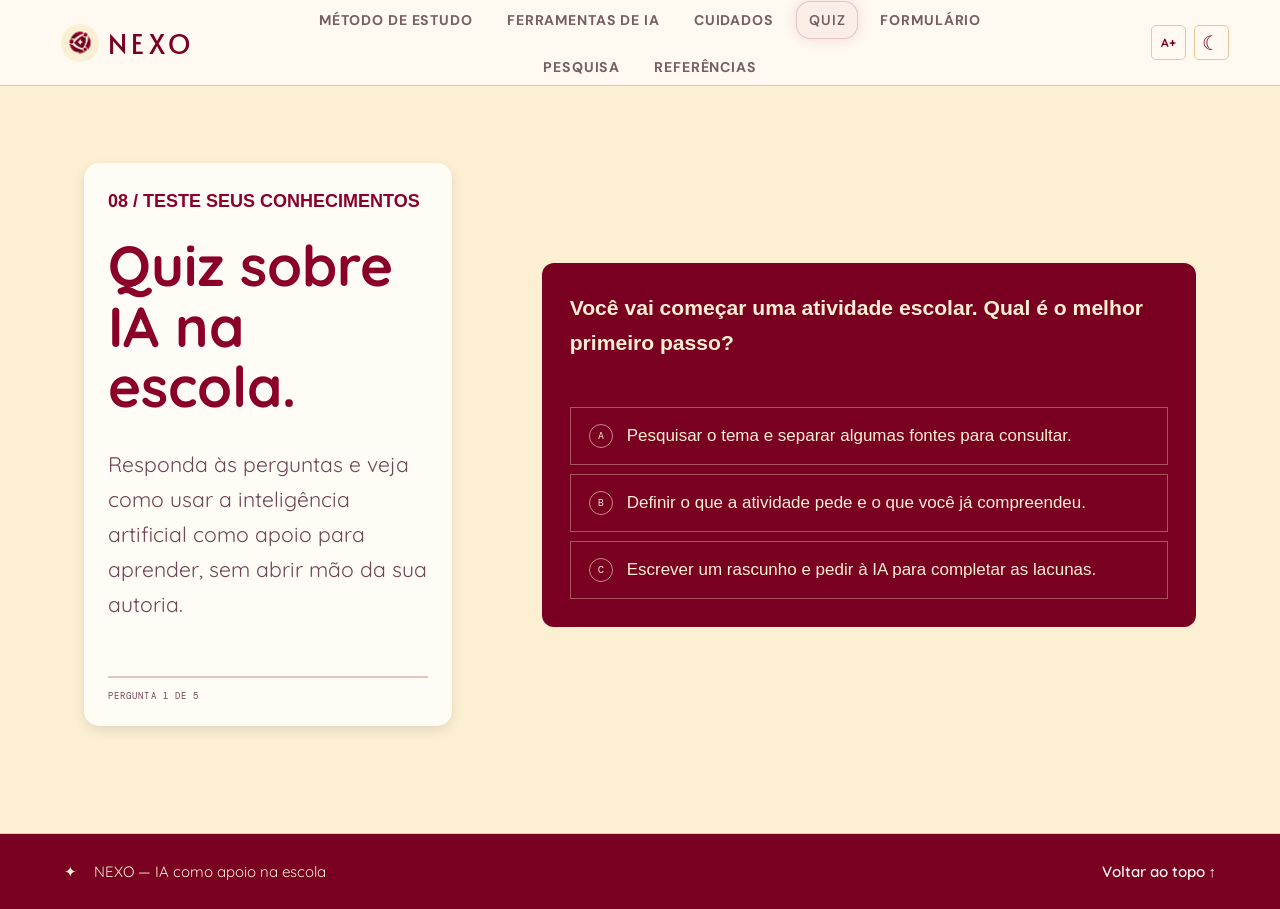
<file: quiz.html>
<!DOCTYPE html>
<html lang="pt-BR">
<head>
  <meta charset="UTF-8">
  <meta name="viewport" content="width=device-width, initial-scale=1.0">
  <meta name="description" content="Teste seus conhecimentos sobre o uso responsável da inteligência artificial na escola.">
  <title>NEXO — Quiz sobre IA na escola</title>
  <link rel="stylesheet" href="style.css">
  <link rel="icon" type="image/png" href="img/NEXO.png">
</head>
<body>
  <header class="cabecalho" id="topo">
    <a class="marca" href="index.html" aria-label="NEXO, voltar ao início">
      <img class="imagem-marca" src="img/NEXO.png" alt="">
      <span>NEXO</span>
    </a>

    <nav class="navegacao-principal" id="main-nav" aria-label="Navegação principal">
      <a href="metodo.html">Método de estudo</a>
      <a href="ferramentas.html">Ferramentas de IA</a>
      <a href="cuidados.html">Cuidados</a>
      <a href="quiz.html" aria-current="page">Quiz</a>
      <a href="formulario.html">Formulário</a>
      <a href="pesquisas.html">Pesquisa</a>
      <a href="referencias.html">Referências</a>
    </nav>

    <div class="acoes-cabecalho">
      <button class="botao-icone botao-tamanho-texto" id="text-toggle" aria-label="Aumentar tamanho da fonte" title="Aumentar fonte">A+</button>
      <button class="botao-icone" id="theme-toggle" aria-label="Alternar modo de cor" title="Modo de cor">☾</button>
      <button class="botao-menu" id="menu-toggle" aria-label="Abrir menu">☰</button>
    </div>
  </header>

  <main class="principal-quiz">
    <section class="secao-quiz envoltorio-secao" aria-labelledby="quiz-title">
      <div class="introducao-quiz">
        <p class="rotulo">08 / TESTE SEUS CONHECIMENTOS</p>
        <h1 id="quiz-title">Quiz sobre<br><span>IA na escola.</span></h1>
        <p>Responda às perguntas e veja como usar a inteligência artificial como apoio para aprender, sem abrir mão da sua autoria.</p>
        <div class="progresso-quiz" aria-hidden="true">
          <span id="quiz-progress-bar"></span>
        </div>
        <small id="quiz-counter" aria-live="polite">Pergunta 1 de 5</small>
      </div>

      <div class="cartao-quiz" id="quiz-card" aria-live="polite" aria-atomic="true"></div>
    </section>
  </main>

  <footer class="rodape">
    <div>
      <span>✦</span>
      <span>NEXO — IA como apoio na escola</span>
    </div>
    <a href="#" onclick="window.scrollTo({top: 0, behavior: 'smooth'}); return false;">Voltar ao topo ↑</a>
  </footer>

  <script src="script.js"></script>
</body>
</html>
</file>
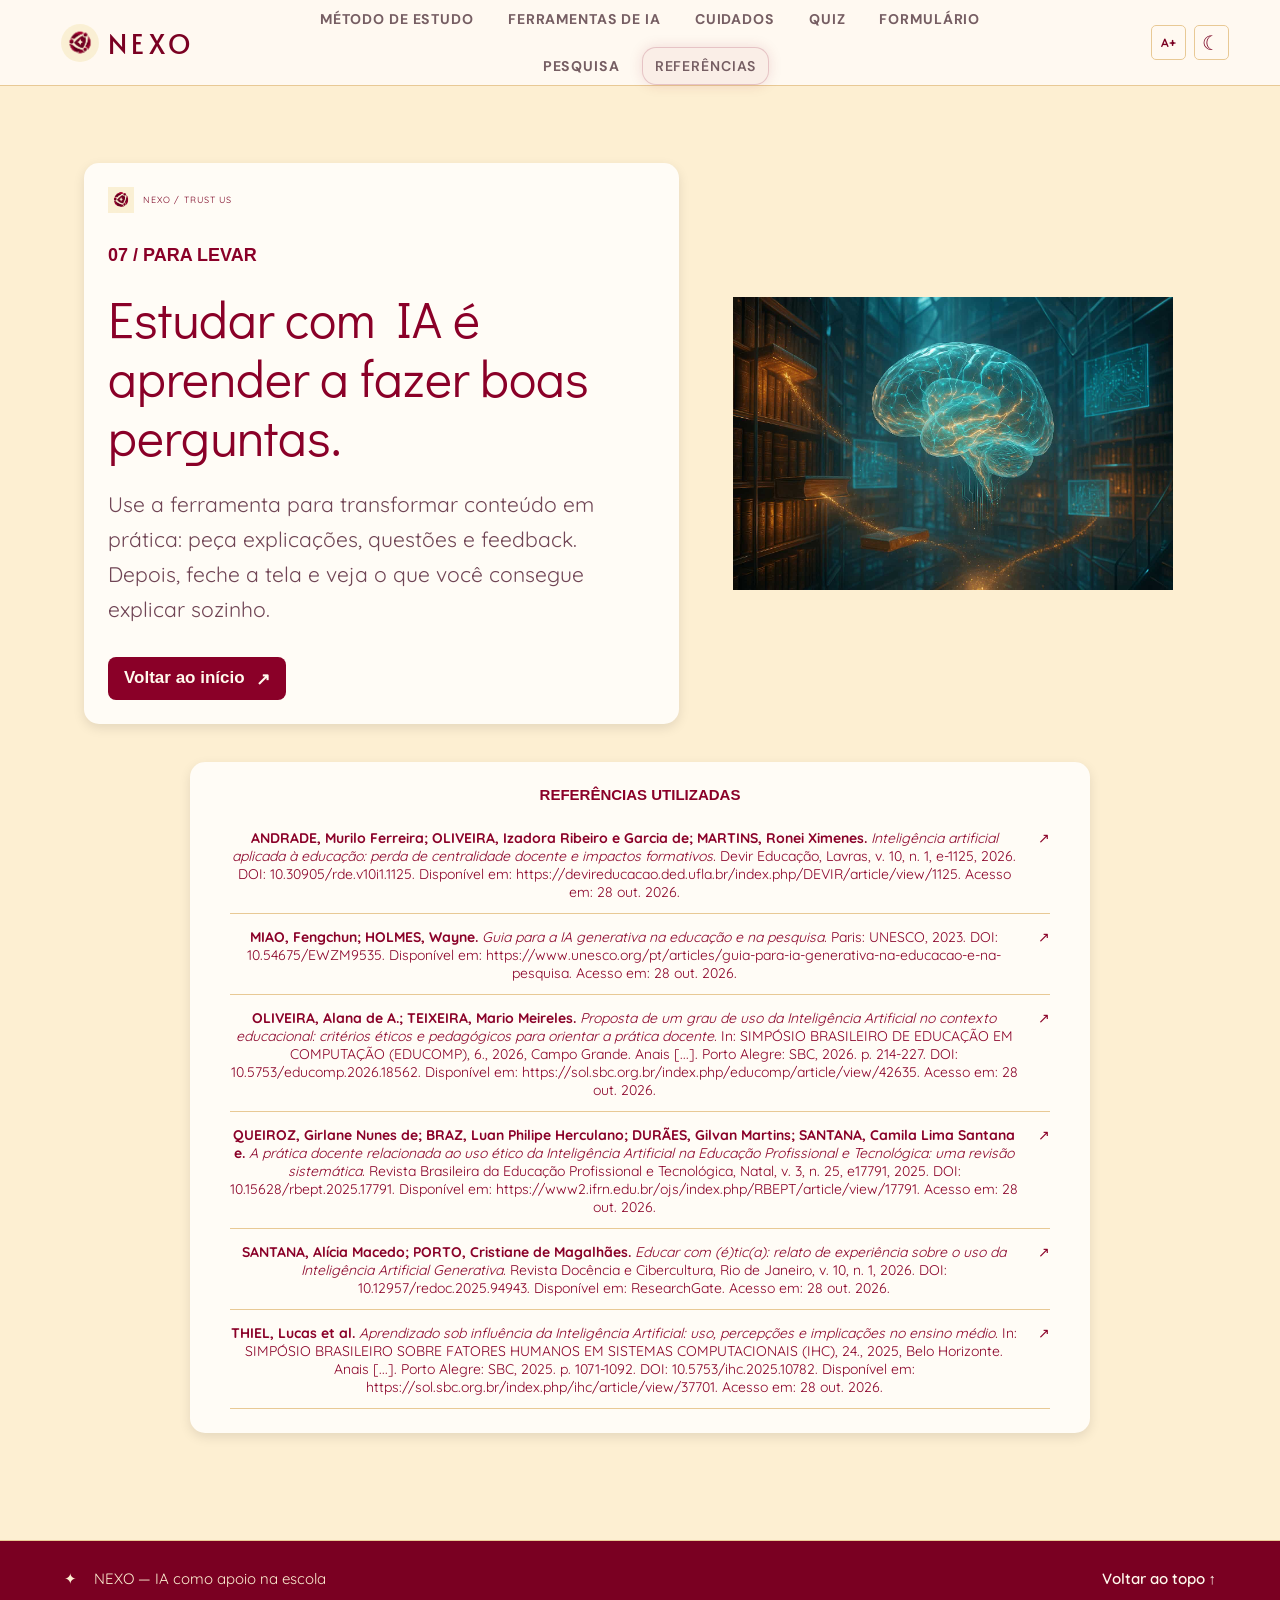
<file: referencias.html>
<!DOCTYPE html>
<html lang="pt-BR">
<head>
  <meta charset="UTF-8">
  <meta name="viewport" content="width=device-width, initial-scale=1.0">
  <meta name="description" content="Referências sobre aprendizagem, prática de recuperação, revisão espaçada e uso responsável de IA.">
  <title>NEXO — Referências</title>
  <link rel="stylesheet" href="style.css">
  <link rel="icon" type="image/png" href="img/NEXO.png">
</head>
<body>

  <header class="cabecalho" id="topo">
    <a class="marca" href="index.html" aria-label="NEXO, voltar ao início">
      <img class="imagem-marca" src="img/NEXO.png" alt="">
      <span>NEXO</span>
    </a>

    <nav class="navegacao-principal" id="main-nav" aria-label="Navegação principal">
      <a href="metodo.html">Método de estudo</a>
      <a href="ferramentas.html">Ferramentas de IA</a>
      <a href="cuidados.html">Cuidados</a>
      <a href="quiz.html">Quiz </a>
      <a href="formulario.html">Formulário</a>
      <a href="pesquisas.html">Pesquisa</a>
      <a href="referencias.html" aria-current="page">Referências</a>
    </nav>

    <div class="acoes-cabecalho">
      <button class="botao-icone botao-tamanho-texto" id="text-toggle" aria-label="Aumentar tamanho da fonte" title="Aumentar fonte">A+</button>
      <button class="botao-icone" id="theme-toggle" aria-label="Alternar modo de cor" title="Modo de cor">☾</button>
      <button class="botao-menu" id="menu-toggle" aria-label="Abrir menu">☰</button>
    </div>
  </header>

  <main class="principal-referencias">
    <section class="secao-encerramento envoltorio-secao" id="referencias">
      <div class="linha-encerramento"></div>

      <!-- Coluna da Esquerda: Cartão Principal -->
      <div class="conteudo-encerramento">
        <div class="selo-encerramento">
          <img class="imagem-selo" src="img/NEXO.png" alt="">
          <span id="selo-nexo-referencias">NEXO / TRUST US</span>
        </div>

     
        <p class="rotulo">07 / PARA LEVAR</p>
        <h2>Estudar com IA é aprender a <em>fazer boas perguntas.</em></h2>
        <p>Use a ferramenta para transformar conteúdo em prática: peça explicações, questões e feedback. Depois, feche a tela e veja o que você consegue explicar sozinho.</p>
        <a class="botao botao-principal" href="index.html">Voltar ao início <span>↗</span></a>
      </div>

      <!-- Ilustração ao lado do texto principal -->
      <div class="lateral-encerramento">
        <div class="arte-encerramento">
          <img src="img/megabrain.jpg" alt="Ilustração sobre inteligência artificial e aprendizagem">
        </div>
      </div>

      <!-- Referências centralizadas abaixo do conteúdo principal -->
      <div class="referencias">
        <p class="rotulo">REFERÊNCIAS UTILIZADAS</p>
        <a href="https://devireducacao.ded.ufla.br/index.php/DEVIR/article/view/1125" target="_blank" rel="noreferrer">
          <span><strong>ANDRADE, Murilo Ferreira; OLIVEIRA, Izadora Ribeiro e Garcia de; MARTINS, Ronei Ximenes.</strong> <em>Inteligência artificial aplicada à educação: perda de centralidade docente e impactos formativos.</em> Devir Educação, Lavras, v. 10, n. 1, e-1125, 2026. DOI: 10.30905/rde.v10i1.1125. Disponível em: https://devireducacao.ded.ufla.br/index.php/DEVIR/article/view/1125. Acesso em: 28 out. 2026.</span><span aria-hidden="true">↗</span>
        </a>
        <a href="https://www.unesco.org/pt/articles/guia-para-ia-generativa-na-educacao-e-na-pesquisa" target="_blank" rel="noreferrer">
          <span><strong>MIAO, Fengchun; HOLMES, Wayne.</strong> <em>Guia para a IA generativa na educação e na pesquisa.</em> Paris: UNESCO, 2023. DOI: 10.54675/EWZM9535. Disponível em: https://www.unesco.org/pt/articles/guia-para-ia-generativa-na-educacao-e-na-pesquisa. Acesso em: 28 out. 2026.</span><span aria-hidden="true">↗</span>
        </a>
        <a href="https://sol.sbc.org.br/index.php/educomp/article/view/42635" target="_blank" rel="noreferrer">
          <span><strong>OLIVEIRA, Alana de A.; TEIXEIRA, Mario Meireles.</strong> <em>Proposta de um grau de uso da Inteligência Artificial no contexto educacional: critérios éticos e pedagógicos para orientar a prática docente.</em> In: SIMPÓSIO BRASILEIRO DE EDUCAÇÃO EM COMPUTAÇÃO (EDUCOMP), 6., 2026, Campo Grande. Anais [...]. Porto Alegre: SBC, 2026. p. 214-227. DOI: 10.5753/educomp.2026.18562. Disponível em: https://sol.sbc.org.br/index.php/educomp/article/view/42635. Acesso em: 28 out. 2026.</span><span aria-hidden="true">↗</span>
        </a>
        <a href="https://www2.ifrn.edu.br/ojs/index.php/RBEPT/article/view/17791" target="_blank" rel="noreferrer">
          <span><strong>QUEIROZ, Girlane Nunes de; BRAZ, Luan Philipe Herculano; DURÃES, Gilvan Martins; SANTANA, Camila Lima Santana e.</strong> <em>A prática docente relacionada ao uso ético da Inteligência Artificial na Educação Profissional e Tecnológica: uma revisão sistemática.</em> Revista Brasileira da Educação Profissional e Tecnológica, Natal, v. 3, n. 25, e17791, 2025. DOI: 10.15628/rbept.2025.17791. Disponível em: https://www2.ifrn.edu.br/ojs/index.php/RBEPT/article/view/17791. Acesso em: 28 out. 2026.</span><span aria-hidden="true">↗</span>
        </a>
        <a href="https://www.researchgate.net/publication/402938522_EDUCAR_COM_ETICA_RELATO_DE_EXPERIENCIA_SOBRE_O_USO_DA_INTELIGENCIA_ARTIFICIAL_GENERATIVA" target="_blank" rel="noreferrer">
          <span><strong>SANTANA, Alícia Macedo; PORTO, Cristiane de Magalhães.</strong> <em>Educar com (é)tic(a): relato de experiência sobre o uso da Inteligência Artificial Generativa.</em> Revista Docência e Cibercultura, Rio de Janeiro, v. 10, n. 1, 2026. DOI: 10.12957/redoc.2025.94943. Disponível em: ResearchGate. Acesso em: 28 out. 2026.</span><span aria-hidden="true">↗</span>
        </a>
        <a href="https://sol.sbc.org.br/index.php/ihc/article/view/37701" target="_blank" rel="noreferrer">
          <span><strong>THIEL, Lucas et al.</strong> <em>Aprendizado sob influência da Inteligência Artificial: uso, percepções e implicações no ensino médio.</em> In: SIMPÓSIO BRASILEIRO SOBRE FATORES HUMANOS EM SISTEMAS COMPUTACIONAIS (IHC), 24., 2025, Belo Horizonte. Anais [...]. Porto Alegre: SBC, 2025. p. 1071-1092. DOI: 10.5753/ihc.2025.10782. Disponível em: https://sol.sbc.org.br/index.php/ihc/article/view/37701. Acesso em: 28 out. 2026.</span><span aria-hidden="true">↗</span>
        </a>
      </div>
    </section>
  </main>

  <footer class="rodape">
    <div>
      <span>✦</span>
      <span>NEXO — IA como apoio na escola</span>
    </div>
    <a href="#" onclick="window.scrollTo({top: 0, behavior: 'smooth'}); return false;">Voltar ao topo ↑</a>
  </footer>

  <script src="script.js"></script>
</body>
</html>
</file>
<file: style.css>
/* =========================================================
   NEXO — CSS Vanilla
   Direção editorial de laboratório
   Papel creme: #FDEFD2
   Vinho: #7A0022
   Tipografia editorial e composição assimétrica
   ========================================================= */

/*
   GUIA DO ARQUIVO
   - Base compartilhada: fontes, cores, cabeçalho, menu e componentes comuns.
   - Página inicial: destaque e apresentação do NEXO (index.html).
   - Páginas de conteúdo: Entenda, Cuidados, Quiz, Formulário, Referências,
     Ferramentas de IA e Pesquisas.
   - Tema escuro, acessibilidade e regras para telas menores/maiores.
   - Mais abaixo há ajustes visuais posteriores. Eles ficam no fim de propósito,
     pois refinam ou substituem regras anteriores. Mantenha essa ordem da cascata.
*/


/* =========================================================
   FONTES
   ========================================================= */

@import url('https://fonts.googleapis.com/css2?family=DM+Mono:wght@400;500&family=DM+Sans:wght@400;500;600;700&family=Didact+Gothic&family=Fraunces:opsz,wght@9..144,500;9..144,600&family=Quicksand:wght@400;500;600;700&display=swap');

@font-face {
    font-family: 'Alata';
    src: url('fonts/Alata-Regular.ttf') format('truetype');
    font-weight: 400;
    font-style: normal;
    font-display: swap;
}




/* =========================================================
   VARIÁVEIS
   ========================================================= */

:root {
    --wine: #7a0022;
    --cream: #fdefd2;
    --ink: #3d0717;
    --muted: #704555;
    --paper: #fffcf6;
    --line: #e8c995;
    --soft: #f8e4bc;
}


/* =========================================================
   RESET / BASE
   ========================================================= */

* {
    box-sizing: border-box;
}

html {
    scroll-behavior: smooth;
}

body {
    margin: 0;
    background: var(--paper);
    color: var(--ink);
    font-family: 'DM Sans', sans-serif;
    -webkit-font-smoothing: antialiased;
    display: flex;
    flex-direction: column;
    min-height: 100vh;
}

main {
    flex: 1;
}

a {
    color: inherit;
    text-decoration: none;
}

button {
    font: inherit;
    cursor: pointer;
}


/* =========================================================
   HEADER
   ========================================================= */

.cabecalho {
    height: 78px;
    padding: 0 clamp(20px, 5vw, 76px);

    display: flex;
    align-items: center;
    justify-content: space-between;

    border-bottom: 1px solid var(--line);
    background: rgba(255, 250, 244, 0.9);

    backdrop-filter: blur(14px);

    position: sticky;
    top: 0;
    z-index: 20;
}

.imagem-marca {
    width: 30px;
    height: 30px;
    object-fit: contain;
}

.imagem-selo {
    width: 26px;
    height: 26px;
    object-fit: contain;
}

.marca {
    display: flex;
    align-items: center;
    gap: 10px;
    padding: 10px; /* Equivalent padding on all sides */
    
    font-size: 20px;
    letter-spacing: 0.14em;
    font-weight: 600;

    color: var(--wine);
    font-family: 'Alata', sans-serif;
}

.simbolo-marca,
.seal-mark,
.marca-rodape {
    font-size: 21px;
    color: var(--wine);
}


/* =========================================================
   NAVEGAÇÃO
   ========================================================= */

.navegacao-principal {
    display: flex;
    gap: clamp(18px, 3vw, 42px);

    position: absolute;
    left: 50%;
    transform: translateX(-50%);

    font: 11px 'DM Mono', monospace;
    text-transform: uppercase;
    letter-spacing: 0.08em;

    color: #765e63;
}

.navegacao-principal a,
.link-texto,
.referencias a {
    transition:
        color 0.2s ease,
        transform 0.2s ease;
}


/* =========================================================
   FORMULÁRIO
   ========================================================= */

/* ===== PÁGINA: FORMULÁRIO (formulario.html) ===== */
.secao-formulario {
    background: var(--paper);
}

.layout-formulario {
    display: grid;
    grid-template-columns: 0.8fr 1.2fr;
    gap: clamp(35px, 10vw, 150px);
    align-items: start;
}

.introducao-formulario {
    max-width: 420px;
}

.introducao-formulario > p:last-child {
    color: var(--muted);
    line-height: 1.65;
    font-size: 17px;
}

.formulario-feedback {
    display: grid;
    gap: 20px;
    padding: clamp(25px, 4vw, 48px);
    border: 1px solid var(--line);
    background: var(--soft);
}

.linha-formulario {
    display: grid;
    gap: 8px;
}

.linha-formulario label,
.linha-caixa-selecao {
    color: var(--ink);
    font-size: 13px;
    font-weight: 600;
}

.linha-formulario input,
.linha-formulario select,
.linha-formulario textarea {
    width: 100%;
    border: 1px solid var(--line);
    border-radius: 0;
    padding: 13px 14px;
    background: var(--paper);
    color: var(--ink);
    font: 14px 'DM Sans', sans-serif;
}

.linha-formulario textarea {
    resize: vertical;
}

.linha-formulario input:focus,
.linha-formulario select:focus,
.linha-formulario textarea:focus {
    outline: 2px solid var(--wine);
    outline-offset: 2px;
}

.linha-caixa-selecao {
    display: flex;
    align-items: flex-start;
    gap: 10px;
    font-weight: 400;
    line-height: 1.45;
}

.linha-caixa-selecao input {
    accent-color: var(--wine);
    margin-top: 3px;
}

.status-formulario {
    display: none;
    margin: -4px 0 0;
    color: #176b38;
    font-size: 13px;
    font-weight: 600;
}

.status-formulario.visivel {
    display: block;
}

.tema-escuro .linha-formulario input,
.tema-escuro .linha-formulario select,
.tema-escuro .linha-formulario textarea {
    background: #25161b;
}

.tema-escuro .status-formulario {
    color: #9fdfa9;
}

.navegacao-principal a:hover,
.link-texto:hover,
.referencias a:hover {
    color: var(--wine);
}


/* =========================================================
   AÇÕES DO HEADER
   ========================================================= */

.acoes-cabecalho {
    display: flex;
    align-items: center;
    gap: 8px;
}

.botao-icone,
.botao-menu {
    width: 35px;
    height: 35px;

    border: 1px solid var(--line);

    color: var(--wine);
    background: transparent;

    display: grid;
    place-items: center;

    font-size: 20px;

    transition:
        background 0.2s ease,
        transform 0.16s ease;
}

.botao-icone:hover {
    background: var(--soft);
}

.botao-icone:active,
.botao:active {
    transform: scale(0.97);
}

.botao-menu { display: none !important; }


/* =========================================================
   HERO
   ========================================================= */

/* ===== PÁGINA: INÍCIO (index.html) ===== */
.secao-destaque {
    min-height: calc(100vh - 78px);

    padding:
        clamp(56px, 10vh, 120px)
        clamp(20px, 8vw, 128px)
        50px;

    position: relative;

    display: grid;
    grid-template-columns:
        minmax(0, 1fr)
        minmax(360px, 0.88fr);

    gap: clamp(30px, 8vw, 150px);

    align-items: center;

    background: var(--cream);

    overflow: hidden;
}

.secao-destaque::before {
    content: "";

    position: absolute;

    width: 480px;
    height: 480px;

    border-radius: 50%;

    background: rgba(255, 250, 244, 0.23);

    right: -140px;
    top: -160px;
}

.texto-destaque {
    position: relative;
    z-index: 1;

    max-width: 670px;
}


/* =========================================================
   TIPOGRAFIA / MARCADORES
   ========================================================= */

.sobretitulo,
.marcador-secao,
.rotulo,
.rotulo-arte-destaque,
.indice-destaque,
.progresso-quiz + small {
    font: 10px 'DM Mono', monospace;

    text-transform: uppercase;
    letter-spacing: 0.12em;

    color: var(--wine);
}

.sobretitulo {
    display: flex;
    align-items: center;
    gap: 11px;

    margin: 0 0 30px;
}

.linha-sobretitulo {
    width: 36px;
    height: 1px;

    background: var(--wine);
}

h1,
h2,
h3,
p {
    margin-top: 0;
}

h1,
h2 {
    font-family: 'Fraunces', serif;
    font-weight: 500;

    letter-spacing: -0.045em;
}

h1 {
    font-size: clamp(48px, 6.4vw, 94px);
    line-height: 0.98;

    max-width: 760px;

    margin-bottom: 30px;
}

h1 em,
h2 em {
    color: var(--wine);
    font-style: normal;
}

h1 em {
    display: block;
}


/* =========================================================
   HERO — CONTEÚDO
   ========================================================= */

.texto-introdutorio {
    max-width: 490px;

    font-size: clamp(17px, 1.5vw, 20px);
    line-height: 1.55;

    color: #5c444a;
}

.acoes-destaque {
    display: flex;
    align-items: center;
    flex-wrap: wrap;
    gap: 25px;

    margin-top: 37px;
}

.botao {
    display: inline-flex;
    align-items: center;
    justify-content: center;
    gap: 11px;

    border: 0;

    padding: 14px 20px;

    font-size: 13px;
    font-weight: 600;

    transition:
        transform 0.16s ease,
        background 0.2s ease,
        color 0.2s ease;
}

.botao-principal {
    color: var(--cream);
    background: var(--wine);
}

.botao-principal:hover {
    background: #68142e;
}

.link-texto {
    display: inline-flex;
    align-items: center;
    gap: 7px;

    font-size: 13px;
    font-weight: 600;

    color: var(--wine);
}

.nota-destaque {
    display: flex;
    align-items: flex-start;
    gap: 13px;

    max-width: 270px;

    margin-top: 64px;

    font: 10px/1.5 'DM Mono', monospace;

    color: #765e63;
}

.nota-destaque span:first-child {
    color: var(--wine);
    font-size: 17px;
}


/* =========================================================
   HERO — ARTE
   ========================================================= */

.envoltorio-arte-destaque {
    position: relative;

    max-width: 640px;
    width: 100%;

    justify-self: end;
}

.arte-destaque {
    width: 100%;
    display: block;

    mix-blend-mode: multiply;
}

.rotulo-arte-destaque {
    position: absolute;

    top: -22px;
    left: 25px;

    z-index: 2;

    line-height: 1.6;
}

.rotulo-arte-destaque span {
    color: #8d6c6a;
    font-size: 8px;
}

.indice-destaque {
    position: absolute;

    right: clamp(20px, 4vw, 64px);
    bottom: 36px;

    color: #9d7773;
}

.selo-nexo {
    position: absolute;

    right: clamp(20px, 4vw, 62px);
    top: 32px;

    display: flex;
    align-items: center;
    gap: 9px;

    color: var(--wine);

    font: 9px/1.35 'DM Mono', monospace;

    text-transform: uppercase;
    letter-spacing: 0.1em;
}

.selo-nexo::before {
    content: "";

    position: absolute;

    width: 86px;
    height: 1px;

    background: var(--wine);

    left: -100px;
    top: 12px;

    opacity: 0.4;
}


/* =========================================================
   SEÇÕES GERAIS
   ========================================================= */

.envoltorio-secao {
    max-width: 1500px;

    margin: auto;

    padding:
        clamp(80px, 12vw, 150px)
        clamp(20px, 8vw, 128px);
}

.marcador-secao {
    display: flex;
    align-items: center;
    gap: 9px;

    margin-bottom: 45px;

    color: var(--wine);
}

.marcador-no {
    width: 7px;
    height: 7px;

    border: 1px solid currentColor;
    border-radius: 50%;

    display: inline-block;

    position: relative;
}

.marcador-no::after {
    content: "";

    width: 24px;
    height: 1px;

    background: currentColor;

    position: absolute;

    left: 9px;
    top: 2px;

    opacity: 0.5;
}

.marcador-secao.claro {
    color: var(--cream);
    opacity: 0.78;
}


/* =========================================================
   INTRODUÇÃO
   ========================================================= */

/* ===== FIM: ESTILOS PRINCIPAIS DA PÁGINA INICIAL ===== */
/* ===== PÁGINA: ENTENDA A IA (entenda.html) ===== */
.grade-introducao,
.secao-mapa {
    display: grid;
    grid-template-columns: 1fr 1fr;

    gap: clamp(35px, 10vw, 180px);
}

h2 {
    font-size: clamp(42px, 5.5vw, 78px);
    line-height: 1.02;

    margin-bottom: 25px;
}

h2 span {
    color: var(--wine);
}

.rotulo {
    margin-bottom: 19px;
}

.texto-introducao {
    max-width: 510px;

    padding-top: 15px;

    font-size: 17px;
    line-height: 1.7;

    color: var(--muted);
}

.texto-introducao p {
    margin-bottom: 22px;
}


/* =========================================================
   MAPA
   ========================================================= */

.secao-mapa {
    align-items: center;
    padding-top: 40px;
}

.texto-mapa {
    max-width: 500px;
}

.texto-mapa > p {
    max-width: 430px;

    font-size: 17px;
    line-height: 1.65;

    color: var(--muted);
}

.arte-mapa img {
    display: block;
    width: 100%;

    mix-blend-mode: multiply;
}

/* =========================================================
   ALINHAMENTO DOS 4 BLOCOS (CORRIGIDO)
   ========================================================= */

.estatisticas-mapa {
    display: grid;
    grid-template-columns: repeat(4, 1fr);
    gap: 10px;

    margin-top: 24px;
    padding: 0;
    border: 0;

    width: 100%;
}

.estatisticas-mapa div {
    display: flex;
    flex-direction: column;
    align-items: center;
    justify-content: center;

    padding: 12px 8px;
    text-align: center;

    background: var(--cream);
    border: 1px solid var(--line);
    border-radius: 8px;
}

.estatisticas-mapa strong {
    display: block;
    font: bold 20px Arial, sans-serif;
    color: var(--titulo);
    line-height: 1.2;
    margin-bottom: 3px;
}

.estatisticas-mapa span {
    display: block;
    font: 11px Arial, sans-serif;
    color: var(--texto);
    text-transform: none;
    letter-spacing: 0;
    line-height: 1.2;
}


/* =========================================================
   PRINCÍPIOS
   ========================================================= */

/* ===== FIM: INTRODUÇÃO E POSSIBILIDADES (ENTENDA) ===== */
/* ===== PÁGINA: CUIDADOS (cuidados.html) ===== */
.secao-principios {
    position: relative;

    background: var(--wine);
    color: var(--cream);

    overflow: hidden;
}

.secao-principios::after {
    content: none;

    position: absolute;

    right: 4%;
    top: -100px;

    font: 600 500px/0.8 'Fraunces', serif;

    color: rgba(254, 227, 197, 0.04);
}

.interior-principios {
    position: relative;
    z-index: 1;

    display: grid;

    grid-template-columns:
        0.78fr
        1.22fr;

    gap: clamp(35px, 10vw, 160px);
}

.cabecalho-principios {
    max-width: 390px;
}

.cabecalho-principios h2 {
    margin-bottom: 24px;
}

.cabecalho-principios p {
    color: #e8c5b1;
    line-height: 1.65;
}

.lista-principios {
    display: grid;

    grid-template-columns: repeat(3, 1fr);

    gap: 15px;

    align-items: end;
}

.cartao-principio {
    min-height: 245px;

    border-top: 1px solid rgba(254, 227, 197, 0.4);

    padding: 19px 5px 0;
}

.topo-principio {
    display: flex;
    justify-content: space-between;

    color: #f3cdb8;
}

.topo-principio span {
    font: 11px 'DM Mono', monospace;
}

.cartao-principio h3 {
    font: 500 28px 'Fraunces', serif;

    margin: 58px 0 14px;
}

.cartao-principio p {
    color: #e8c5b1;

    font-size: 14px;
    line-height: 1.55;
}


/* =========================================================
   ESTUDO
   ========================================================= */

/* ===== FIM: PRINCÍPIOS DE CUIDADOS ===== */
/* ===== PÁGINA: MÉTODO DE ESTUDO (entenda.html) ===== */
.secao-estudo {
    position: relative;

    background: var(--paper);
}

.nota-lateral-secao {
    position: absolute;

    right: clamp(20px, 8vw, 128px);
    top: clamp(85px, 12vw, 150px);

    writing-mode: vertical-rl;

    font: 9px 'DM Mono', monospace;

    color: #a17b75;

    letter-spacing: 0.14em;
    text-transform: uppercase;

    display: flex;
    align-items: center;
    gap: 8px;
}

.cabecalho-estudo {
    display: flex;
    justify-content: space-between;
    align-items: end;

    gap: 40px;

    margin-bottom: 66px;
}

.cabecalho-estudo h2 {
    margin: 0;
}

.cabecalho-estudo p {
    max-width: 360px;

    margin: 0;

    color: var(--muted);

    line-height: 1.6;
}

.colunas-estudo {
    display: grid;
    grid-template-columns: repeat(3, 1fr);

    border-top: 1px solid var(--line);
}

.colunas-estudo article {
    padding: 26px 35px 0 0;

    border-right: 1px solid var(--line);

    margin-right: 35px;
}

.colunas-estudo article:last-child {
    border: 0;
    margin: 0;
}

.colunas-estudo article:nth-child(2) {
    transform: translateY(28px);
}

.colunas-estudo article:nth-child(3) {
    transform: translateY(7px);
}

.numero-estudo {
    width: 35px;
    height: 35px;

    display: grid;
    place-items: center;

    border: 1px solid var(--wine);
    border-radius: 50%;

    color: var(--wine);

    font: 12px 'DM Mono', monospace;
}

.colunas-estudo h3 {
    font: 500 25px 'Fraunces', serif;

    margin: 35px 0 12px;
}

.colunas-estudo p {
    color: var(--muted);

    font-size: 15px;
    line-height: 1.62;
}


/* =========================================================
   QUIZ
   ========================================================= */

/* ===== FIM: MÉTODO DE ESTUDO ===== */
/* ===== PÁGINA: QUIZ (quiz.html) ===== */
.secao-quiz {
    display: grid;

    grid-template-columns:
        0.72fr
        1.28fr;

    gap: clamp(35px, 9vw, 130px);

    max-width: none;

    background: var(--soft);
}

.introducao-quiz {
    max-width: 380px;
}

.introducao-quiz h2 {
    margin-bottom: 20px;
}

.introducao-quiz > p {
    color: var(--muted);
    line-height: 1.6;
}

.progresso-quiz {
    width: 100%;
    height: 2px;

    margin-top: 55px;

    background: #e1c7bb;
}

.progresso-quiz span {
    display: block;

    height: 100%;

    background: var(--wine);

    transition: width 0.25s ease;
}

.progresso-quiz + small {
    display: block;

    margin-top: 12px;

    color: var(--muted);

    font-size: 9px;
}


/* =========================================================
   QUIZ — CARD
   ========================================================= */

.cartao-quiz {
    min-height: 390px;

    padding: clamp(28px, 5vw, 68px);

    display: flex;
    flex-direction: column;
    justify-content: center;

    background: var(--wine);
    color: var(--cream);
}

.pergunta-quiz {
    max-width: 670px;

    font:
        500 clamp(28px, 3.2vw, 46px) / 1.08
        'Fraunces',
        serif;

    letter-spacing: -0.03em;
}

.opcoes-quiz {
    display: grid;
    gap: 9px;

    max-width: 680px;

    margin-top: 25px;
}

.opcao-quiz {
    border: 1px solid rgba(254, 227, 197, 0.37);

    background: transparent;
    color: var(--cream);

    padding: 14px 16px;

    text-align: left;

    display: flex;
    align-items: center;
    gap: 14px;

    font-size: 14px;
    line-height: 1.4;
}

.opcao-quiz:hover {
    background: rgba(254, 227, 197, 0.1);
}

.opcao-quiz span {
    width: 24px;
    height: 24px;

    flex: 0 0 auto;

    display: grid;
    place-items: center;

    border: 1px solid rgba(254, 227, 197, 0.6);
    border-radius: 50%;

    font: 10px 'DM Mono', monospace;
}

.opcao-quiz.correta {
    border-color: #077507;
    background: rgba(200, 226, 184, 0.13);
}

.opcao-quiz.errada {
    border-color: #ff0000;
    background: rgba(244, 164, 164, 0.1);
}

.feedback-quiz {
    display: flex;
    flex-direction: column;
    gap: 7px;

    margin-top: 22px;

    font-size: 13px;
    line-height: 1.5;

    color: #f5d5c4;
}

.feedback-quiz strong {
    color: var(--cream);
}

.link-claro {
    align-self: flex-start;

    margin-top: 8px;
    padding: 0;

    border: 0;

    background: transparent;

    color: var(--cream);
}

.resultado-quiz h3 {
    max-width: 500px;

    margin: 13px 0 15px;

    font:
        500 clamp(34px, 4vw, 57px) / 1
        'Fraunces',
        serif;
}

.resultado-quiz > p:not(.rotulo) {
    max-width: 500px;

    color: #f5d5c4;

    line-height: 1.6;
}

.resultado-quiz .botao {
    margin-top: 17px;
}


/* =========================================================
   ENCERRAMENTO
   ========================================================= */

/* ===== FIM: QUIZ ===== */
/* ===== PÁGINA: REFERÊNCIAS (referencias.html) ===== */
.secao-encerramento {
    display: grid;
    grid-template-columns: 1fr 1fr;
    gap: 30px;
    align-items: flex-end;
    position: relative;
}

.linha-encerramento {
    position: absolute;

    left: 0;
    top: 0;

    width: 100%;
    height: 1px;

    background: var(--line);
}

.conteudo-encerramento {
    max-width: 620px;

    padding-top: 45px;
}

.selo-encerramento {
    display: flex;
    align-items: center;
    gap: 9px;

    margin-bottom: 28px;

    color: var(--wine);

    font: 9px/1.3 'DM Mono', monospace;

    letter-spacing: 0.12em;
}

.icone-encerramento {
    display: block;

    margin-bottom: 30px;

    color: var(--wine);

    font-size: 27px;
}

.conteudo-encerramento h2 {
    margin-bottom: 22px;
}

.conteudo-encerramento > p:not(.rotulo) {
    max-width: 540px;

    margin-bottom: 30px;

    color: var(--muted);

    line-height: 1.65;
    font-size: 17px;
}

/* =========================================================
   COLUNA DIREITA DA SEÇÃO FINAL (ILUSTRAÇÃO + REFERÊNCIAS)
   ========================================================= */

.lateral-encerramento {
    display: flex;
    flex-direction: column;
    gap: 20px;
    width: 100%;
}

.arte-encerramento {
    width: 100%;
    display: flex;
    justify-content: center;
}

.arte-encerramento img {
    max-width: 320px;
    width: 100%;
    height: auto;
    display: block;
}


/* =========================================================
   REFERÊNCIAS
   ========================================================= */

.referencias {
    border-left: 1px solid var(--line);

    padding: 0 0 8px 35px;

    display: flex;
    flex-direction: column;
    gap: 14px;
}

.referencias .rotulo {
    margin: 0 0 12px;
}

.referencias a {
    display: flex;
    justify-content: space-between;
    gap: 20px;

    padding-bottom: 12px;

    border-bottom: 1px solid var(--line);

    color: var(--wine);

    font-size: 14px;
}


/* =========================================================
   FOOTER
   ========================================================= */

/* ===== FIM: PÁGINA DE REFERÊNCIAS ===== */

.rodape {
    display: flex;
    align-items: center;
    justify-content: space-between;

    padding:
        40px
        clamp(20px, 5vw, 76px);

    background: var(--wine);
    color: var(--cream);

    font-size: 14px;
}

.rodape > div {
    display: flex;
    align-items: center;
    gap: 9px;

    color: var(--cream);
}

.rodape > div span:last-child {
    margin-left: 8px;
    color: var(--soft);
}

.rodape > a {
    color: var(--soft);
    font-weight: 600;
}

.rodape > a:hover {
    color: #fff;
}


/* =========================================================
   TEMA ESCURO
   ========================================================= */

.tema-escuro {
    --paper: #25161b;
    --ink: #f8e9dc;
    --muted: #d1b3a7;
    --line: #513038;
    --soft: #3a202a;

    background: #25161b !important;
    color: #f8e9dc !important;
}

.tema-escuro .cabecalho,
.tema-escuro .secao-estudo {
    background: #25161b;
}

.tema-escuro .secao-introducao,
.tema-escuro .secao-encerramento {
    background: #25161b;
}

.tema-escuro .secao-destaque {
    background: #4a1d2d;
}

.tema-escuro .texto-introdutorio,
.tema-escuro .texto-introducao,
.tema-escuro .texto-mapa > p,
.tema-escuro .cabecalho-estudo p,
.tema-escuro .colunas-estudo p {
    color: #d1b3a7;
}

.tema-escuro .arte-destaque,
.tema-escuro .arte-mapa img {
    mix-blend-mode: screen;
    opacity: 0.87;
}

.tema-escuro .selo-nexo,
.tema-escuro .selo-encerramento {
    color: var(--cream);
}

.tema-escuro .selo-nexo::before {
    background: var(--cream);
}


/* =========================================================
   UTILITÁRIOS
   ========================================================= */

.texto-grande p,
.texto-grande a,
.texto-grande li,
.texto-grande span,
.texto-grande label,
.texto-grande .texto-introdutorio,
.texto-grande .texto-introducao,
.texto-grande .texto-mapa > p,
.texto-grande .colunas-estudo p,
.texto-grande .introducao-quiz > p {
    font-size: 110% !important;
}

.texto-grande h1 {
    font-size: clamp(52px, 7vw, 103px) !important;
}

.texto-grande h2 {
    font-size: clamp(46px, 6vw, 85px) !important;
}

.texto-grande h3 {
    font-size: 110% !important;
}


/* =========================================================
   RESPONSIVIDADE — TABLET
   ========================================================= */

@media (max-width: 900px) {

    .navegacao-principal {
        gap: 15px;
        margin-right: 15px;
    }

    .secao-destaque {
        grid-template-columns: 1fr;
    }

    .envoltorio-arte-destaque {
        justify-self: stretch;

        max-width: 700px;

        margin: 10px auto 0;
    }

    .indice-destaque {
        bottom: 20px;
    }

    .interior-principios,
    .secao-quiz {
        grid-template-columns: 1fr;
    }

    .lista-principios {
        margin-top: 20px;
    }

    .secao-encerramento {
        gap: 45px;
    }
}


/* =========================================================
   RESPONSIVIDADE — MOBILE
   ========================================================= */

@media (max-width: 650px) {

    .selo-nexo {
        top: 18px;
        right: 20px;

        transform: scale(0.82);
        transform-origin: right top;
    }

    .nota-lateral-secao {
        display: none;
    }

    .colunas-estudo article:nth-child(2),
    .colunas-estudo article:nth-child(3) {
        transform: none;
    }

    .cabecalho {
        height: 68px;
    }

    .navegacao-principal { display: flex; 

        position: absolute;
        transform: none;

        top: 68px;
        left: 0;
        right: 0;

        margin: 0;

        padding: 22px 20px;

        flex-direction: column;

        background: var(--paper);

        border-bottom: 1px solid var(--line);
    }

    .navegacao-principal.aberto {
        display: flex;
    }

    

    .acoes-cabecalho .botao-icone {
        display: none;
    }

    .secao-destaque {
        min-height: auto;

        padding-top: 70px;
        padding-bottom: 70px;
    }

    .envoltorio-arte-destaque {
        margin-top: 30px;
    }

    .rotulo-arte-destaque {
        top: -10px;
        left: 8px;
    }

    .grade-introducao,
    .secao-mapa,
    .colunas-estudo,
    .secao-encerramento {
        grid-template-columns: 1fr;
    }

    .grade-introducao {
        gap: 15px;
    }

    .secao-mapa {
        gap: 28px;
    }

    .estatisticas-mapa {
        grid-template-columns: repeat(2, 1fr);
        gap: 10px;
    }

    .lista-principios {
        grid-template-columns: 1fr;
        gap: 30px;
    }

    .cartao-principio {
        min-height: 0;
    }

    .cartao-principio h3 {
        margin-top: 30px;
    }

    .cabecalho-estudo {
        display: block;

        margin-bottom: 40px;
    }

    .cabecalho-estudo p {
        margin-top: 20px;
    }

    .colunas-estudo article {
        padding: 25px 0 30px;

        border-right: 0;
        border-bottom: 1px solid var(--line);

        margin: 0;
    }

    .secao-quiz {
        padding-left: 20px;
        padding-right: 20px;
    }

    .cartao-quiz {
        padding: 30px 22px;
    }

    .referencias {
        border-left: 0;
        border-top: 1px solid var(--line);

        padding: 28px 0 0;
    }

    .rodape {
        align-items: flex-start;

        gap: 25px;

        flex-wrap: wrap;
    }

    .rodape > div {
        flex-wrap: wrap;
    }

    .rodape > div span:last-child {
        width: 100%;

        margin: 0 0 0 39px;
    }

    .rodape p {
        max-width: 230px;

        margin: 0;

        line-height: 1.5;
    }
}

/* =========================================================
   LEITURA EM TELAS GRANDES — APRESENTAÇÃO COM PROJETOR
   ========================================================= */
@media (min-width: 701px) {
    body {
        font-size: 19px;
    }

    .cabecalho {
        min-height: 86px;
        height: auto;
        padding-inline: clamp(24px, 4vw, 64px);
    }

    .marca {
        font-size: 27px;
    }

    .navegacao-principal a {
        font-size: clamp(14px, 1.1vw, 17px);
        padding: 9px 12px;
    }

    .sobretitulo,
    .marcador-secao,
    .rotulo,
    .rotulo-arte-destaque,
    .indice-destaque {
        font-size: 15px;
    }

    h1 {
        font-size: clamp(46px, 5vw, 68px);
        line-height: 1.12;
    }

    h2 {
        font-size: clamp(36px, 4vw, 52px);
        line-height: 1.15;
    }

    .secao-estudo .cabecalho-estudo h2 {
        font-size: clamp(38px, 4vw, 50px);
    }

    .texto-introdutorio,
    .texto-introducao,
    .texto-mapa > p,
    .cabecalho-estudo p,
    .colunas-estudo p,
    .cabecalho-principios p,
    .introducao-quiz > p,
    .introducao-formulario > p:last-child,
    .conteudo-encerramento p,
    .texto-destaque-ferramentas > p,
    .texto-cartao-ferramenta > p:not(.dica-ferramenta),
    .lembrete-ferramentas > div:last-child > p:last-child {
        font-size: clamp(18px, 1.35vw, 22px);
        line-height: 1.6;
    }

    .cartao-principio h3,
    .colunas-estudo h3,
    .texto-cartao-ferramenta h3 {
        font-size: clamp(25px, 2vw, 31px);
    }

    .topo-principio span,
    .tipo-ferramenta,
    .nota-destaque,
    .nota-destaque-ferramentas strong,
    .nota-destaque-ferramentas p,
    .estatisticas-mapa span {
        font-size: 14px;
    }

    .estatisticas-mapa strong {
        font-size: 25px;
    }

    .botao,
    .link-texto,
    .opcao-quiz,
    .linha-formulario input,
    .linha-formulario select,
    .linha-formulario textarea {
        font-size: 17px;
    }

    .linha-formulario label,
    .linha-caixa-selecao,
    .status-formulario,
    .dica-ferramenta,
    .feedback-quiz {
        font-size: 16px;
    }

    .pergunta-quiz {
        font-size: clamp(30px, 3vw, 42px);
        line-height: 1.2;
    }

    .rodape {
        font-size: 15px;
    }

    .acoes-ferramenta-introducao span {
        font-size: 13px;
    }
}

/* Controle de alternância para aumentar ou diminuir a fonte. */
.botao-tamanho-texto {
    width: 38px;
    padding: 0;
    font-size: 12px !important;
    font-weight: 700;
    letter-spacing: -0.04em;
}

@media (max-width: 650px) {
    .acoes-cabecalho .botao-tamanho-texto {
        display: grid;
    }
}

/* =========================================================
   FERRAMENTAS DE IA
   ========================================================= */

/* ===== PÁGINA: FERRAMENTAS DE IA (ferramentas.html) ===== */
.principal-ferramentas {
    background: var(--paper);
}

.destaque-ferramentas {
    min-height: 440px;
    padding-top: clamp(70px, 10vw, 130px);
    padding-bottom: clamp(70px, 10vw, 130px);
    display: grid;
    grid-template-columns: minmax(0, 1.3fr) minmax(260px, 0.7fr);
    align-items: end;
    gap: clamp(35px, 8vw, 120px);
    background: var(--cream);
    border-bottom: 1px solid var(--line);
}

.texto-destaque-ferramentas {
    max-width: 800px;
}

.destaque-ferramentas h1 {
    max-width: 760px;
    margin: 25px 0 28px;
}

.destaque-ferramentas h1 span,
.cabecalho-lista-ferramentas h2 span,
.lembrete-ferramentas h2 span {
    color: var(--wine);
}

.texto-destaque-ferramentas > p {
    max-width: 690px;
    margin: 0;
    color: var(--muted);
    font-size: clamp(17px, 2vw, 21px);
    line-height: 1.6;
}

.nota-destaque-ferramentas {
    align-self: end;
    padding: 25px;
    border-left: 1px solid var(--wine);
    color: var(--ink);
}

.marcador-nota-ferramentas {
    display: block;
    margin-bottom: 24px;
    color: var(--wine);
    font-size: 28px;
}

.nota-destaque-ferramentas strong {
    display: block;
    font: 12px 'DM Mono', monospace;
    letter-spacing: .12em;
    text-transform: uppercase;
}

.nota-destaque-ferramentas p {
    margin: 10px 0 0;
    max-width: 240px;
    line-height: 1.55;
}

.lista-ferramentas {
    padding-top: clamp(65px, 9vw, 115px);
    padding-bottom: clamp(65px, 9vw, 115px);
}

.cabecalho-lista-ferramentas {
    display: flex;
    align-items: end;
    justify-content: space-between;
    gap: 30px;
    margin-bottom: 44px;
}

.cabecalho-lista-ferramentas .rotulo {
    margin: 0;
}

.cabecalho-lista-ferramentas h2 {
    margin: 0;
    max-width: 540px;
}

.grade-ferramentas {
    display: grid;
    grid-template-columns: repeat(2, minmax(0, 1fr));
    gap: 16px;
}

.cartao-ferramenta {
    display: grid;
    grid-template-columns: 82px minmax(0, 1fr);
    gap: 24px;
    min-height: 255px;
    padding: 28px;
    background: var(--paper);
    border: 1px solid var(--line);
    border-radius: 2px;
    transition: transform .2s ease, box-shadow .2s ease;
}

.cartao-ferramenta:hover {
    transform: translateY(-4px);
    box-shadow: 0 16px 28px rgba(61, 7, 23, .1);
}

.envoltorio-logo-ferramenta {
    display: grid;
    place-items: center;
    width: 72px;
    height: 72px;
    border: 1px solid var(--line);
    border-radius: 50%;
    background: var(--cream);
}

.envoltorio-logo-ferramenta img {
    width: 56px;
    height: 56px;
    object-fit: contain;
}

.texto-cartao-ferramenta h3 {
    margin: 7px 0 9px;
    color: var(--wine);
    font-size: 25px;
}

.tipo-ferramenta {
    color: var(--muted);
    font: 10px 'DM Mono', monospace;
    letter-spacing: .1em;
}

.texto-cartao-ferramenta > p:not(.dica-ferramenta) {
    margin: 0;
    color: var(--muted);
    line-height: 1.55;
}

.dica-ferramenta {
    margin: 16px 0 0;
    padding-top: 13px;
    border-top: 1px solid var(--line);
    color: var(--ink);
    font-size: 13px;
    line-height: 1.45;
}

.dica-ferramenta strong {
    color: var(--wine);
}

.lembrete-ferramentas {
    display: grid;
    grid-template-columns: 76px minmax(0, 1fr);
    align-items: start;
    gap: 30px;
    margin-bottom: 90px;
    padding-top: 45px;
    padding-bottom: 45px;
    border-top: 1px solid var(--line);
    border-bottom: 1px solid var(--line);
}

.icone-lembrete-ferramentas {
    display: grid;
    place-items: center;
    width: 58px;
    height: 58px;
    border-radius: 50%;
    background: var(--wine);
    color: var(--cream);
    font: 26px 'DM Mono', monospace;
}

.lembrete-ferramentas .rotulo {
    margin: 0 0 14px;
}

.lembrete-ferramentas h2 {
    margin: 0 0 18px;
}

.lembrete-ferramentas > div:last-child > p:last-child {
    max-width: 700px;
    margin: 0;
    color: var(--muted);
    line-height: 1.6;
}

.tema-escuro .destaque-ferramentas {
    background: #4a1d2d;
}

.tema-escuro .texto-destaque-ferramentas > p,
.tema-escuro .texto-cartao-ferramenta > p:not(.dica-ferramenta),
.tema-escuro .lembrete-ferramentas > div:last-child > p:last-child {
    color: var(--muted);
}

.tema-escuro .cartao-ferramenta,
.tema-escuro .lembrete-ferramentas {
    background: var(--paper);
}

.tema-escuro .envoltorio-logo-ferramenta {
    background: #4a1d2d;
}

@media (max-width: 900px) {
    .destaque-ferramentas {
        grid-template-columns: 1fr;
        min-height: auto;
    }

    .nota-destaque-ferramentas {
        max-width: 480px;
    }
}

@media (max-width: 700px) {
    .cabecalho-lista-ferramentas {
        display: block;
    }

    .cabecalho-lista-ferramentas h2 {
        margin-top: 18px;
    }

    .grade-ferramentas {
        grid-template-columns: 1fr;
    }

    .cartao-ferramenta {
        grid-template-columns: 64px minmax(0, 1fr);
        gap: 17px;
        padding: 22px;
    }

    .envoltorio-logo-ferramenta {
        width: 58px;
        height: 58px;
    }

    .envoltorio-logo-ferramenta img {
        width: 31px;
        height: 31px;
    }

    .lembrete-ferramentas {
        grid-template-columns: 1fr;
        gap: 18px;
        margin-bottom: 55px;
    }
}


/* ===== FIM: PÁGINA DE FERRAMENTAS DE IA ===== */

/* =========================================================
   ACESSIBILIDADE — REDUÇÃO DE MOVIMENTO
   ========================================================= */

@media (prefers-reduced-motion: reduce) {

    *,
    *::before,
    *::after {
        scroll-behavior: auto !important;

        transition-duration: 0.01ms !important;
        animation-duration: 0.01ms !important;
    }
}

/*
   REDEFINIÇÕES VISUAIS DA PRIMEIRA VERSÃO
   Este bloco está depois dos estilos-base porque ajusta aparência e espaçamento.
   As variáveis oficiais da paleta são definidas novamente logo abaixo.
*/
:root {
    --rosa: #ff8fab;
    --rosa-claro: #fff0f4;
    --borda: #e0aab8;
    --vinho: #5c374c;
    --titulo: #c44569;
    --texto: #4a3038;
    --fundo: #fff5f8;
}

body {
    font-family: Arial, sans-serif;
    background: var(--fundo);
    color: var(--texto);
}

/* Cabeçalho e navegação compartilhados. */
.cabecalho {
    flex-wrap: wrap;
    position: sticky;
    top: 0;
    z-index: 20;
    height: 78px;
    padding: 0 40px;
    background: var(--rosa);
    color: #fff;
    display: flex;
    align-items: center;
    border: 0;
    justify-content: space-between;
}

.marca {
    display: flex;
    flex: 1;
    align-items: center;
    justify-content: flex-start;
    gap: 9px;
    color: #fff;
    font-size: 24px;
    font-weight: bold;
    text-decoration: none;
    padding: 10px;
    font-family: 'Alata', Arial, sans-serif;
}

.marca span {
    font-weight: 400;
}

.imagem-marca {
    width: 38px;
    height: 38px;
    border-radius: 50%;
    object-fit: cover;
}

.navegacao-principal {
    position: static;
    display: flex;
    flex-wrap: wrap;
    flex: 3;
    justify-content: center;
    align-items: center;
    gap: 10px;
    background: transparent;
    margin: 0;
    padding: 0;
    border: 0;
    transform: none;
}

.navegacao-principal a {
    padding: 7px 11px;
    color: #fff;
    border-radius: 7px;
    font-family: 'DM Sans', Arial, sans-serif;
    font-size: 13px;
    font-weight: 700;
    white-space: nowrap;
}

.navegacao-principal a:hover {
    color: #fff;
    background: rgba(255, 255, 255, 0.15);
}

.acoes-cabecalho {
    position: static;
    display: flex;
    flex: 1;
    justify-content: flex-end;
    gap: 8px;
}

.botao-icone,
.botao-menu {
    width: 35px;
    height: 35px;
    border: 1px solid #fff;
    border-radius: 5px;
    background: transparent;
    color: #fff;
    display: grid;
    place-items: center;
    font-size: 20px;
}

.botao-icone:hover {
    background: rgba(255, 255, 255, 0.15);
}

/* Estrutura e componentes reutilizados pelas páginas. */
main {
    max-width: 1100px;
    padding: 35px 20px;
}

.envoltorio-secao {
    padding: 35px 20px;
}

.secao-destaque {
    min-height: 0;
    display: grid;
    grid-template-columns: 1fr 1fr;
    gap: 32px;
    padding: 28px;
    background: #fff;
    border-radius: 15px;
    box-shadow: 0 4px 12px rgba(0, 0, 0, 0.1);
}

.sobretitulo,
.marcador-secao,
.rotulo {
    color: var(--titulo);
    font: bold 12px Arial, sans-serif;
    letter-spacing: 0;
}

.linha-sobretitulo,
.marcador-no {
    width: 9px;
    height: 9px;
    background: var(--rosa);
    border-radius: 50%;
}

h1 {
    font: bold 36px/1.2 Arial, sans-serif;
    color: var(--texto);
    letter-spacing: 0;
}

h1 em,
h2 span,
h2 em {
    color: var(--titulo);
    font-style: normal;
}

h2 {
    font: 400 29px/1.2 'Didact Gothic', Arial, sans-serif;
    letter-spacing: 0;
    color: var(--titulo);
}

h3 {
    font: bold 20px Arial, sans-serif;
    color: var(--vinho);
}

.texto-introdutorio,
.texto-introducao,
.texto-mapa > p,
.cabecalho-estudo p,
.colunas-estudo p {
    font-size: 16px;
    color: var(--texto);
}

.botao {
    border-radius: 8px;
    background: var(--vinho);
    padding: 11px 16px;
    font: bold 14px Arial, sans-serif;
}

.botao:hover {
    background: var(--rosa);
}

.arte-destaque {
    border-radius: 10px;
    mix-blend-mode: normal;
}

.rotulo-arte-destaque {
    position: static;
    margin: 0 0 8px;
    color: var(--titulo);
    font: bold 11px Arial, sans-serif;
}

.indice-destaque,
.selo-nexo,
.nota-lateral-secao {
    display: none;
}

.secao-introducao,
.secao-mapa,
.secao-estudo,
.secao-formulario,
.secao-encerramento {
    background: transparent;
}

.grade-introducao,
.secao-mapa,
.secao-quiz,
.layout-formulario,
.secao-encerramento {
    grid-template-columns: 1fr 1fr;
    gap: 30px;
}

.grade-introducao > div,
.texto-mapa,
.introducao-quiz,
.introducao-formulario,
.conteudo-encerramento,
.referencias {
    padding: 24px;
    background: #fff;
    border-radius: 15px;
    box-shadow: 0 4px 12px rgba(0, 0, 0, 0.1);
}

.arte-mapa img {
    border-radius: 10px;
    mix-blend-mode: normal;
}

/* Cartões da página de cuidados. */
.secao-principios {
    background: var(--vinho);
}

.interior-principios {
    display: block;
    padding: 35px 20px;
}

.cabecalho-principios {
    max-width: none;
}

.cabecalho-principios h2,
.cabecalho-principios .marcador-secao {
    color: #fff;
}

.cabecalho-principios p {
    color: #ffe5ec;
}

.lista-principios {
    grid-template-columns: repeat(3, 1fr);
    gap: 16px;
    margin-top: 22px;
}

.cartao-principio {
    min-height: 0;
    padding: 20px;
    background: #fff;
    border: 0;
    border-radius: 10px;
}

.topo-principio {
    color: var(--titulo);
}

.cartao-principio h3 {
    margin: 25px 0 10px;
}

/* Cartões de método de estudo. */
.cabecalho-estudo {
    display: block;
    margin-bottom: 20px;
}

.colunas-estudo {
    gap: 16px;
}

.colunas-estudo article,
.colunas-estudo article:last-child {
    margin: 0;
    padding: 20px;
    background: #fff;
    border: 0;
    border-radius: 10px;
    box-shadow: 0 4px 12px rgba(0, 0, 0, 0.1);
    transform: none;
}

.numero-estudo {
    width: 28px;
    height: 28px;
    border: 0;
    background: var(--rosa);
    color: #fff;
    font-weight: bold;
}

/* Cartão e alternativas do quiz. */
.secao-quiz {
    background: var(--rosa-claro);
}

.cartao-quiz {
    min-height: 300px;
    padding: 28px;
    background: var(--vinho);
    border-radius: 12px;
}

.pergunta-quiz {
    font: bold 22px/1.35 Arial, sans-serif;
    letter-spacing: 0;
}

.opcao-quiz {
    font-family: Arial, sans-serif;
}

.resultado-quiz h3 {
    color: #fff;
    font-family: Arial, sans-serif;
}

.opcao-quiz.correta {
    border-color: #9ee493;
    background: #3d7443;
}

.opcao-quiz.errada {
    border-color: #ffb0b0;
    background: #913f4a;
}

/* Formulário, referências e rodapé. */
.formulario-feedback {
    padding: 24px;
    background: #fff;
    border-radius: 15px;
    box-shadow: 0 4px 12px rgba(0, 0, 0, 0.1);
}

.linha-formulario input,
.linha-formulario select,
.linha-formulario textarea {
    border-color: var(--borda);
    border-radius: 6px;
}

.linha-encerramento {
    display: none;
}

.selo-encerramento {
    color: var(--titulo);
}

.referencias {
    border: 0;
}

.referencias a {
    color: var(--titulo);
}

.rodape {
    background: var(--vinho);
    color: #fff;
}

.rodape a {
    color: #fff;
}

/* Ajustes do tema escuro e telas menores nesta versão visual. */
.tema-escuro {
    --paper: #2c1d23;
    --ink: #fbe7ed;
    --muted: #f0cbd6;
    --line: #966477;
    --soft: #492e39;
    background: #2c1d23 !important;
}

.tema-escuro .cabecalho {
    background: #b63b63;
}

.tema-escuro .grade-introducao > div,
.tema-escuro .texto-mapa,
.tema-escuro .introducao-quiz,
.tema-escuro .introducao-formulario,
.tema-escuro .conteudo-encerramento,
.tema-escuro .referencias,
.tema-escuro .colunas-estudo article,
.tema-escuro .formulario-feedback {
    background: #3a2730;
    color: #fbe7ed;
}

@media (max-width: 700px) {
    .marca {
        font-size: 26px;
    }

    .navegacao-principal.aberto {
        display: flex;
        flex-direction: column;
    }

    .secao-destaque,
    .grade-introducao,
    .secao-mapa,
    .secao-quiz,
    .layout-formulario,
    .secao-encerramento {
        grid-template-columns: 1fr;
    }

    .lista-principios,
    .colunas-estudo {
        grid-template-columns: 1fr;
    }

    h1 {
        font-size: 29px;
    }
}

/* Paleta principal extraída da logo do projeto */
:root {
  --wine: #7A0022;
  --cream: #FDEFD2;
  --ink: #3D0717;
  --muted: #704555;
  --paper: #FFFCF6;
  --line: #E8C995;
  --soft: #F8E4BC;
  --rosa: #7A0022;
  --rosa-claro: #FDEFD2;
  --borda: #E8C995;
  --vinho: #7A0022;
  --titulo: #7A0022;
  --texto: #3D0717;
  --fundo: #FDEFD2;
}
body { background: var(--fundo); color: var(--texto); }
.cabecalho, .tema-escuro .cabecalho { background: var(--vinho); }
.navegacao-principal { background: transparent; }
.rodape { background: var(--vinho); }
.navegacao-principal a:hover, .botao:hover { background: rgba(255,255,255,0.15); }
.botao { background: var(--vinho); }
.secao-destaque, .grade-introducao > div, .texto-mapa, .introducao-quiz, .introducao-formulario, .conteudo-encerramento, .referencias, .colunas-estudo article, .formulario-feedback, .cartao-principio { background: var(--paper); }
.estatisticas-mapa div { background: var(--cream); border-color: var(--line); }
.secao-quiz { background: var(--cream); }
.cartao-quiz { background: var(--wine); }
input, select, textarea { border-color: var(--line); background: var(--paper); color: var(--texto); }
.secao-principios { background: var(--wine); }

.tema-escuro {
  --wine: #8B1232;
  --cream: #FDEFD2;
  --ink: #FFF9ED;
  --muted: #EACFA8;
  --paper: #310712;
  --line: #85445A;
  --soft: #541024;
  --rosa: #7A0022;
  --rosa-claro: #541024;
  --borda: #85445A;
  --vinho: #8B1232;
  --titulo: #FDEFD2;
  --texto: #FFF9ED;
  --fundo: #310712;
  background: var(--fundo) !important;
}

.tema-escuro .secao-destaque, 
.tema-escuro .grade-introducao > div, 
.tema-escuro .texto-mapa, 
.tema-escuro .introducao-quiz,
.tema-escuro .introducao-formulario, 
.tema-escuro .conteudo-encerramento, 
.tema-escuro .referencias, 
.tema-escuro .colunas-estudo article, 
.tema-escuro .formulario-feedback, 
.tema-escuro .cartao-principio {
  background: var(--paper);
  color: var(--texto);
}

/* Resultado do plano de revisão criado no navegador. */
.resultado-plano {
    display: none;
    margin-top: 22px;
}

.resultado-plano.visivel {
    display: block;
}

.cartao-plano {
    padding: 22px;
    border: 1px solid var(--line);
    border-radius: 12px;
    background: var(--cream);
    color: var(--ink);
}

.cartao-plano h3 {
    margin: 8px 0 12px;
    color: var(--wine);
    font-size: 22px;
}

.cartao-plano p,
.cartao-plano li {
    color: var(--muted);
    line-height: 1.55;
}

.cartao-plano ol {
    margin: 16px 0;
    padding-left: 22px;
}

.cartao-plano .proximo-plano {
    margin: 0;
    padding-top: 14px;
    border-top: 1px solid var(--line);
    color: var(--wine);
}

.tema-escuro .cartao-plano {
    background: var(--soft);
    color: var(--ink);
}


/* =========================================================
   FOOTER (CORREÇÃO DE COR DO TEXTO)
   ========================================================= */

.rodape {
    display: flex;
    align-items: center;
    justify-content: space-between;

    padding: 28px clamp(20px, 5vw, 76px);

    border-top: 1px solid var(--line);
    background: var(--vinho);

    font-size: 12px;
    color: var(--cream);
}

.rodape > div,
.rodape > div span,
.rodape > div span:last-child {
    color: var(--cream);
}

.rodape > a {
    color: var(--cream);
}

/* =========================================================
   FLUXO VISUAL DO CARD DE CONTEXTO
   ========================================================= */

.cartao-introducao {
    min-height: 0;
    height: 100%;
    display: flex;
    flex-direction: column;
    overflow: hidden;
}

/* Mantém o marcador da primeira seção alinhado ao conteúdo dos cartões. */
.secao-introducao > .marcador-secao {
    margin-left: 24px;
}

.nota-ferramenta-introducao {
    margin-top: auto;
    padding-top: 20px;
    border-top: 1px solid var(--line);
}

.nota-ferramenta-introducao p {
    margin: 0 0 14px;
    color: var(--wine);
    font: 600 15px/1.35 'DM Sans', Arial, sans-serif;
}

.acoes-ferramenta-introducao {
    display: grid;
    grid-template-columns: repeat(3, minmax(0, 1fr));
    gap: 8px;
}

.acoes-ferramenta-introducao span {
    padding: 11px 5px;
    border: 1px solid var(--line);
    border-radius: 8px;
    background: var(--cream);
    color: var(--wine);
    font: 700 10px/1.2 'DM Sans', Arial, sans-serif;
    letter-spacing: 0.03em;
    text-align: center;
    text-transform: uppercase;
}

.secao-checklist {
    display: grid;
    grid-template-columns: minmax(0, 0.85fr) minmax(0, 1.15fr);
    align-items: stretch;
    gap: 32px;
    padding-top: 56px;
    padding-bottom: 56px;
}

.cabecalho-checklist {
    display: flex;
    flex-direction: column;
    padding: 28px;
    border: 1px solid var(--line);
    border-radius: 12px;
    background: var(--paper);
    box-shadow: 0 4px 12px rgba(61, 7, 23, 0.08);
}

.cabecalho-checklist .marcador-secao {
    margin-bottom: 16px;
    font-size: 14px;
}

.cabecalho-checklist h2 {
    margin: 0 0 16px;
    font-size: 34px;
    line-height: 1.28;
}

.cabecalho-checklist > p {
    margin: 0;
    color: var(--muted);
    font-size: 19px;
    line-height: 1.6;
}

.grade-checklist {
    display: grid;
    grid-template-columns: repeat(2, minmax(0, 1fr));
    gap: 14px;
}

.cartao-checklist {
    min-height: 176px;
    padding: 20px;
    border: 1px solid var(--line);
    border-radius: 12px;
    background: var(--paper);
    box-shadow: 0 4px 12px rgba(61, 7, 23, 0.08);
}

.numero-checklist {
    display: grid;
    width: 30px;
    height: 30px;
    place-items: center;
    border-radius: 50%;
    background: var(--wine);
    color: var(--cream);
    font: 700 11px 'DM Sans', Arial, sans-serif;
}

.cartao-checklist h3 {
    margin: 16px 0 8px;
    color: var(--wine);
    font: 700 18px/1.2 'DM Sans', Arial, sans-serif;
}

.cartao-checklist p {
    margin: 0;
    color: var(--muted);
    font-size: 14px;
    line-height: 1.5;
}

.principal-cuidados {
    margin-inline: auto;
}

.principal-quiz {
    margin-inline: auto;
}

.principal-formulario {
    margin-inline: auto;
}

.principal-referencias {
    margin-inline: auto;
}

.principal-entenda {
    margin-inline: auto;
}

.principal-inicio {
    margin-inline: auto;
}

body,
body * {
    font-family: 'Quicksand', Arial, sans-serif;
}

.marca span {
    font-family: 'Alata', Arial, sans-serif;
}

body h2,
body h2 span,
body h2 em {
    font-family: 'Didact Gothic', Arial, sans-serif;
}

.cabecalho-principios {
    max-width: 660px;
    margin-inline: auto;
    text-align: center;
}

.cabecalho-principios .marcador-secao {
    justify-content: center;
}

.cabecalho-principios p {
    margin-inline: auto;
}

.etapas-introducao {
    display: flex;
    align-items: center;
    justify-content: space-between;
    gap: 8px;
    margin-top: auto;
    padding-top: 42px;
}

.etapa-introducao {
    width: 82px;
    min-height: 54px;
    padding: 9px 6px;

    display: flex;
    flex-direction: column;
    align-items: center;
    justify-content: center;

    border: 1px solid var(--wine);
    border-radius: 10px;
    background: transparent;
    color: var(--wine);
    text-align: center;
}

.etapa-introducao strong {
    margin-bottom: 5px;
    font: 700 16px 'DM Mono', monospace;
    line-height: 1;
}

.etapa-introducao span {
    font: 9px 'DM Mono', monospace;
    letter-spacing: 0.04em;
    line-height: 1.1;
}

.seta-introducao {
    color: var(--muted);
    font-size: 19px;
    line-height: 1;
}

@media (max-width: 700px) {
    .secao-checklist {
        grid-template-columns: 1fr;
        gap: 24px;
    }

    .cartao-introducao {
        min-height: 0;
        height: auto;
    }

    .etapas-introducao {
        gap: 4px;
    }

    .etapa-introducao {
        width: 68px;
        min-height: 50px;
    }

    .etapa-introducao strong {
        font-size: 14px;
    }

    .etapa-introducao span {
        font-size: 8px;
    }

    .seta-introducao {
        font-size: 14px;
    }
}

@media (max-width: 480px) {
    .grade-checklist {
        grid-template-columns: 1fr;
    }
}


/* =========================================================
   CORREÇÃO — IMAGENS NO DARK MODE
   ========================================================= */

.tema-escuro img {
    opacity: 1;
    filter: none;
    mix-blend-mode: normal;
}

/* Mantém as imagens visíveis no modo escuro */
.tema-escuro .arte-destaque,
.tema-escuro .arte-mapa img,
.tema-escuro .arte-encerramento img,
.tema-escuro .imagem-marca,
.tema-escuro .imagem-selo {
    opacity: 1;
    filter: none;
    mix-blend-mode: normal;
}   


/* =========================================================
   CORREÇÃO DOS QUADRADOS DA SEÇÃO "POSSIBILIDADES"
   ========================================================= */

.tema-escuro .estatisticas-mapa > div {
    background: #FDEFD2 !important;
    color: #4A1D2D !important;
    border: 1px solid #FDEFD2 !important;
    opacity: 1 !important;
    visibility: visible !important;
}

.tema-escuro .estatisticas-mapa > div strong,
.tema-escuro .estatisticas-mapa > div span {
    color: #4A1D2D !important;
    opacity: 1 !important;
    visibility: visible !important;
}

/* Alinha os 3 cards da seção "Na prática" */
.colunas-estudo {
    gap: 16px;
    align-items: stretch;
    border-top: 0;
}

.colunas-estudo article,
.colunas-estudo article:nth-child(2),
.colunas-estudo article:nth-child(3),
.colunas-estudo article:last-child {
    transform: none;
    margin: 0;
    padding: 20px;
    background: var(--paper);
    border: 1px solid var(--line);
    border-radius: 12px;
    box-shadow: 0 4px 12px rgba(61, 7, 23, 0.08);
}

/* Títulos com a mesma altura, para o texto começar alinhado */
.colunas-estudo h3 {
    min-height: 2.4em;
    margin: 20px 0 10px;
}

/* =========================================================
   CORREÇÃO — TEXTO DOS CARDS "O QUE NÃO PODE"
   ========================================================= */

.cartao-principio {
    color: var(--texto);
}

.cartao-principio h3 {
    color: var(--wine);
}

.cartao-principio p {
    color: var(--muted);
}

.cartao-principio p {
    color: #5A2638;
    font-size: 14px;
    line-height: 1.55;
}

.cartao-principio p {
    color: #461B2A;
    font-size: 14px;
    line-height: 1.55;
}
/* ===== PÁGINA: PESQUISAS (pesquisas.html) ===== */
.secao-pesquisas { background: var(--paper); border-radius: 20px; box-shadow: 0 6px 24px rgba(61,7,23,0.08); max-width: 1000px; margin: 40px auto; }
.lista-pesquisa { display: flex; flex-direction: column; gap: 24px; max-width: 780px; margin: 0 auto; width: 100%; }
.item-pesquisa { width: 100%; text-align: center; background: white; border: 1px solid var(--line); border-radius: 16px; padding: 32px 36px; box-shadow: 0 4px 14px rgba(61,7,23,0.07); box-sizing: border-box; }
.item-pesquisa h3 { font: 500 22px 'Fraunces', serif; margin-bottom: 12px; color: var(--wine); }
.item-pesquisa p { line-height: 1.65; color: var(--muted); margin-bottom: 8px; }
.item-pesquisa p:last-child { margin-bottom: 0; }
.item-pesquisa strong { color: var(--ink); }
.referencias-pesquisa { max-width: 780px; margin: 60px auto 0; padding-top: 40px; border-top: 1px solid var(--line); text-align: center; }
.referencias-pesquisa h2 { font-size: 28px; margin-bottom: 25px; }
.referencias-pesquisa p { font-size: 14px; line-height: 1.6; color: var(--muted); margin-bottom: 12px; }
.referencias-pesquisa a { color: var(--wine); text-decoration: underline; }

/* =========================================================
   AJUSTES FINAIS — LAYOUT, PESQUISAS E ACESSIBILIDADE
   As regras abaixo refinam estilos definidos anteriormente; a ordem importa.
   ========================================================= */

/* A home usa a largura da janela para que o painel principal tenha presença. */
.principal-inicio {
    width: min(1400px, 100%);
    max-width: none;
    padding: 30px clamp(20px, 4vw, 56px) 0;
}

.principal-inicio .secao-destaque {
    min-height: min(620px, calc(100vh - 150px));
    padding: clamp(42px, 6vw, 86px);
    border-radius: 18px;
    box-shadow: 0 12px 30px rgba(61, 7, 23, 0.12);
}

.principal-inicio .texto-destaque {
    max-width: 650px;
}

.principal-inicio .envoltorio-arte-destaque {
    max-width: 620px;
}

/* Os cartões de atitudes ficam mais suaves e destacados do fundo vinho. */
.cartao-principio {
    border: 1px solid rgba(122, 0, 34, 0.12);
    border-radius: 18px;
    overflow: hidden;
    box-shadow: 0 8px 18px rgba(45, 0, 16, 0.12);
}

/* Arredonda o painel vinho inteiro da página de cuidados. */
.principal-cuidados .secao-principios {
    width: min(1240px, calc(100% - 40px));
    margin: 34px auto;
    border-radius: 24px;
    overflow: hidden;
}

/* Pesquisa: título isolado e perguntas em zigue-zague esquerda/direita. */
.secao-pesquisas {
    width: min(1240px, 100%);
    max-width: none;
    margin: 30px auto;
    padding: clamp(34px, 5vw, 72px) clamp(20px, 5vw, 78px);
}

.secao-pesquisas {
    text-align: center;
}

.introducao-pesquisa {
    max-width: 820px;
    margin: 0 auto clamp(42px, 6vw, 76px);
    text-align: center;
}

.introducao-pesquisa .marcador-secao {
    justify-content: center;
}

.introducao-pesquisa h2 {
    margin-bottom: 22px;
}

.introducao-pesquisa .texto-introdutorio {
    margin-bottom: 0 !important;
}

.lista-pesquisa {
    display: grid;
    grid-template-columns: repeat(2, minmax(0, 1fr));
    gap: 22px 30px;
    width: min(100%, 1000px);
    max-width: 1000px;
    margin: 0 auto;
    align-items: stretch;
    text-align: left;
}

.item-pesquisa {
    width: 100%;
    max-width: 480px;
    min-height: 100%;
    padding: 28px 30px;
    text-align: left;
    border-radius: 18px;
    background: var(--paper);
    border: 1px solid var(--line);
    box-shadow: 0 6px 16px rgba(61, 7, 23, 0.08);
}

.item-pesquisa:nth-child(odd) {
    justify-self: center;
}

.item-pesquisa:nth-child(even) {
    justify-self: center;
}

.item-pesquisa h3 {
    margin-bottom: 14px;
    line-height: 1.2;
}

.referencias-pesquisa {
    max-width: 900px;
    margin: clamp(58px, 8vw, 100px) auto 0;
    padding-top: 42px;
    text-align: center;
}

.referencias-pesquisa h2 {
    margin-bottom: 30px;
    text-align: center;
}

/* Composição da página de pesquisas conforme a referência visual. */
.secao-pesquisas {
    width: min(1000px, 100%);
    max-width: 1000px;
    margin: 0 auto;
    background: transparent;
    border-radius: 0;
    box-shadow: none;
}

.introducao-pesquisa {
    max-width: 620px;
}

.lista-pesquisa {
    width: 100%;
    max-width: 960px;
}

/* Quando sobra uma pergunta, ela ocupa a linha inteira e fica no centro. */
.item-pesquisa:last-child:nth-child(odd) {
    grid-column: 1 / -1;
    justify-self: center;
}

.referencias-pesquisa {
    width: min(620px, 100%);
    max-width: 620px;
    padding: 28px 32px;
    border: 1px solid var(--line);
    border-radius: 16px;
    background: var(--paper);
    box-shadow: 0 6px 16px rgba(61, 7, 23, 0.08);
}

/* Centraliza o conteúdo da página inteira no viewport. */
.principal-pesquisa {
    width: 100%;
    max-width: none;
    margin-inline: auto;
    padding: 22px clamp(28px, 5vw, 84px) 56px;
}

.principal-pesquisa .secao-pesquisas {
    width: min(1320px, 100%);
    max-width: 1320px;
    margin-inline: auto;
}

/* Ocupa melhor telas largas sem colar o conteúdo nas laterais. */
body > main:not(.principal-inicio):not(.principal-pesquisa) {
    width: 100%;
    max-width: 1600px;
    margin-inline: auto;
    padding: 42px clamp(28px, 5vw, 84px) 72px;
}

body > main:not(.principal-inicio):not(.principal-pesquisa) .envoltorio-secao {
    width: 100%;
    max-width: 1500px;
    margin-inline: auto;
}

/* Usa melhor a área disponível, evitando uma coluna pequena no centro. */
.principal-pesquisa .introducao-pesquisa {
    max-width: 900px;
    margin-bottom: 30px;
}

.principal-pesquisa .introducao-pesquisa .marcador-secao {
    margin-bottom: 24px;
}

.principal-pesquisa .introducao-pesquisa h2 {
    margin-bottom: 14px;
}

.principal-pesquisa .introducao-pesquisa .texto-introdutorio {
    max-width: 720px;
    margin-inline: auto;
}

.principal-pesquisa .lista-pesquisa {
    width: min(1200px, 100%);
    max-width: 1200px;
    gap: 28px 34px;
}

.principal-pesquisa .item-pesquisa {
    max-width: none;
    min-height: 230px;
    padding: 32px 36px;
}

.principal-pesquisa .referencias-pesquisa {
    width: min(900px, 100%);
    max-width: 900px;
    margin-top: 76px;
    padding: 36px 48px;
}

/* Relação entre o tema do projeto e as ODS utilizadas. */
.secao-ods {
    width: min(1200px, 100%);
    margin: 84px auto 0;
    padding-top: 52px;
    border-top: 1px solid var(--line);
}

.cabecalho-ods {
    max-width: 700px;
    margin: 0 auto 34px;
    text-align: center;
}

.cabecalho-ods .marcador-secao {
    justify-content: center;
    margin-bottom: 20px;
}

.cabecalho-ods h2 {
    margin-bottom: 16px;
}

.cabecalho-ods > p {
    max-width: 650px;
    margin: 0 auto;
    color: var(--muted);
    line-height: 1.65;
}

.grade-ods {
    display: grid;
    grid-template-columns: repeat(2, minmax(0, 1fr));
    gap: 28px;
}

.cartao-ods {
    display: grid;
    grid-template-columns: 150px minmax(0, 1fr);
    gap: 24px;
    align-items: center;
    min-height: 230px;
    padding: 24px;
    border: 1px solid var(--line);
    border-radius: 18px;
    background: var(--paper);
    box-shadow: 0 7px 18px rgba(61, 7, 23, 0.08);
}

.cartao-ods img {
    width: 150px;
    height: 150px;
    object-fit: contain;
    border-radius: 12px;
}

.numero-ods {
    display: inline-block;
    margin-bottom: 8px;
    color: var(--wine);
    font: 700 11px 'DM Mono', monospace;
    letter-spacing: 0.08em;
}

.cartao-ods h3 {
    margin: 0 0 10px;
    color: var(--wine);
    font: 700 20px/1.2 'DM Sans', sans-serif;
}

.cartao-ods p {
    margin: 0;
    color: var(--muted);
    font-size: 14px;
    line-height: 1.55;
}

.tema-escuro .cartao-ods {
    background: var(--paper);
    border-color: var(--line);
}

.tema-escuro .cabecalho-ods > p,
.tema-escuro .cartao-ods p {
    color: var(--muted);
}

@media (max-width: 900px) {
    .grade-ods {
        grid-template-columns: 1fr;
    }
}

/* ===== FIM: PÁGINA DE PESQUISAS E ODS ===== */

/* Header da primeira versão: claro, discreto e com detalhes em vinho. */
body:not(.tema-escuro) .cabecalho {
    background: rgba(255, 250, 244, 0.9);
    border-bottom: 1px solid var(--line);
}

body:not(.tema-escuro) .cabecalho .marca {
    color: var(--wine);
}

body:not(.tema-escuro) .cabecalho .navegacao-principal a {
    color: #765e63;
}

body:not(.tema-escuro) .cabecalho .navegacao-principal a:hover {
    color: var(--wine);
    background: transparent;
}

body:not(.tema-escuro) .cabecalho .botao-icone,
body:not(.tema-escuro) .cabecalho .botao-menu {
    border-color: var(--line);
    color: var(--wine);
    background: transparent;
}

body:not(.tema-escuro) .cabecalho .botao-icone:hover {
    background: var(--soft);
}

/* Fundo claro baseado na referência enviada, sem alterar o footer. */
body:not(.tema-escuro),
body:not(.tema-escuro) main {
    background-color: #FDEFD2;
}

/* Paleta clara mais viva, preservando a cor atual do footer. */
body:not(.tema-escuro) {
    color: #3D0717;
}

body:not(.tema-escuro) h1,
body:not(.tema-escuro) h2,
body:not(.tema-escuro) h3,
body:not(.tema-escuro) h1 em,
body:not(.tema-escuro) h2 span,
body:not(.tema-escuro) h2 em,
body:not(.tema-escuro) .marcador-secao,
body:not(.tema-escuro) .sobretitulo,
body:not(.tema-escuro) .rotulo {
    color: #8A0028;
}

body:not(.tema-escuro) a,
body:not(.tema-escuro) .link-texto,
body:not(.tema-escuro) .referencias-pesquisa a {
    color: #8A0028;
}

body:not(.tema-escuro) .rodape > a {
    color: #FFF9ED;
}

body:not(.tema-escuro) .rodape > a:hover {
    color: #FFFFFF;
}

body:not(.tema-escuro) .texto-introdutorio,
body:not(.tema-escuro) .texto-introducao,
body:not(.tema-escuro) .texto-mapa > p,
body:not(.tema-escuro) .colunas-estudo p,
body:not(.tema-escuro) .item-pesquisa p,
body:not(.tema-escuro) .referencias-pesquisa p {
    color: #64283B;
}

body:not(.tema-escuro) .botao-principal,
body:not(.tema-escuro) .botao,
body:not(.tema-escuro) .numero-checklist {
    background: #8A0028;
}

body:not(.tema-escuro) .item-pesquisa,
body:not(.tema-escuro) .cartao-checklist,
body:not(.tema-escuro) .cabecalho-checklist,
body:not(.tema-escuro) .cartao-principio,
body:not(.tema-escuro) .colunas-estudo article,
body:not(.tema-escuro) .referencias-pesquisa {
    border-color: #D6A05B;
}

/* Contraste da seção vinho da página de cuidados. */
body:not(.tema-escuro) .secao-principios .cabecalho-principios h2,
body:not(.tema-escuro) .secao-principios .cabecalho-principios h2 em,
body:not(.tema-escuro) .secao-principios .cabecalho-principios .marcador-secao {
    color: #FFF9ED !important;
}

body:not(.tema-escuro) .secao-principios .cabecalho-principios p {
    color: #F6D5C5 !important;
}

/* Tema claro e escuro com superfícies e contraste consistentes. */
body {
    background: var(--cream);
}

.cabecalho {
    background: rgba(255, 252, 246, 0.96);
    border-bottom: 1px solid var(--line);
}

.cabecalho .marca {
    color: var(--wine);
}

.cabecalho .navegacao-principal a {
    color: var(--ink);
}

.cabecalho .navegacao-principal a:hover {
    color: var(--wine);
    background: var(--soft);
}

.cabecalho .botao-icone,
.cabecalho .botao-menu {
    border-color: var(--line);
    color: var(--wine);
}

.cabecalho .botao-icone:hover {
    background: var(--soft);
}

.tema-escuro {
    --wine: #d76a88;
    --cream: #25141b;
    --ink: #fff4eb;
    --muted: #e0bdc2;
    --paper: #351d27;
    --line: #704252;
    --soft: #492633;
    --rosa: #d76a88;
    --rosa-claro: #492633;
    --borda: #704252;
    --vinho: #d76a88;
    --titulo: #ffd5df;
    --texto: #fff4eb;
    --fundo: #25141b;
    background: var(--fundo) !important;
    color: var(--ink) !important;
}

.tema-escuro .cabecalho {
    background: rgba(37, 20, 27, 0.97);
    border-bottom-color: var(--line);
}

.tema-escuro .navegacao-principal,
.tema-escuro .navegacao-principal a,
.tema-escuro .marca,
.tema-escuro .botao-icone,
.tema-escuro .botao-menu {
    color: var(--ink);
}

.tema-escuro .secao-destaque,
.tema-escuro .secao-pesquisas,
.tema-escuro .item-pesquisa,
.tema-escuro .grade-introducao > div,
.tema-escuro .texto-mapa,
.tema-escuro .introducao-quiz,
.tema-escuro .introducao-formulario,
.tema-escuro .conteudo-encerramento,
.tema-escuro .referencias,
.tema-escuro .colunas-estudo article,
.tema-escuro .formulario-feedback,
.tema-escuro .cartao-principio,
.tema-escuro .cabecalho-checklist,
.tema-escuro .cartao-checklist {
    background: var(--paper);
    color: var(--ink);
    border-color: var(--line);
}

.tema-escuro .secao-destaque {
    box-shadow: 0 12px 30px rgba(0, 0, 0, 0.24);
}

.tema-escuro .secao-principios,
.tema-escuro .rodape {
    background: #54152a;
}

.tema-escuro .secao-quiz {
    background: #492633;
}

.tema-escuro .item-pesquisa p,
.tema-escuro .referencias-pesquisa p,
.tema-escuro .cartao-checklist p,
.tema-escuro .cabecalho-checklist > p,
.tema-escuro .cartao-principio p {
    color: var(--muted);
}

.tema-escuro .item-pesquisa strong,
.tema-escuro .referencias-pesquisa a,
.tema-escuro .cartao-checklist h3,
.tema-escuro .cartao-principio h3 {
    color: var(--titulo);
}

/* Aumento moderado: melhora a leitura sem redimensionar toda a interface. */
.texto-grande p,
.texto-grande li,
.texto-grande label,
.texto-grande .texto-introdutorio,
.texto-grande .texto-introducao,
.texto-grande .texto-mapa > p,
.texto-grande .colunas-estudo p,
.texto-grande .introducao-quiz > p,
.texto-grande .item-pesquisa p,
.texto-grande .referencias-pesquisa p {
    font-size: 106% !important;
}

.texto-grande h1 {
    font-size: clamp(38px, 4.4vw, 52px) !important;
}

.texto-grande h2 {
    font-size: clamp(31px, 3.5vw, 43px) !important;
}

.texto-grande h3 {
    font-size: 106% !important;
}

.texto-grande a,
.texto-grande span,
.texto-grande .botao,
.texto-grande .link-texto {
    font-size: 106% !important;
}

/* O controle de fonte aumenta o conteúdo sem redimensionar a navegação. */
.texto-grande .cabecalho .marca,
.texto-grande .cabecalho .marca span {
    font-size: 24px !important;
}

.texto-grande .cabecalho .navegacao-principal a {
    font-size: 13px !important;
}

.texto-grande .cabecalho .botao-icone,
.texto-grande .cabecalho .botao-menu {
    font-size: 20px !important;
}

@media (max-width: 700px) {
    .principal-inicio {
        padding: 18px 14px 0;
    }

    .principal-inicio .secao-destaque {
        min-height: 0;
        padding: 32px 22px 40px;
    }

    .secao-pesquisas {
        margin: 18px auto;
        padding: 32px 18px 44px;
    }

    .principal-pesquisa {
        padding: 24px 14px 48px;
    }

    .principal-pesquisa .item-pesquisa {
        min-height: 0;
        padding: 26px 24px;
    }

    .principal-pesquisa .referencias-pesquisa {
        padding: 28px 22px;
    }

    .principal-cuidados .secao-principios {
        width: calc(100% - 24px);
        margin: 18px auto;
        border-radius: 18px;
    }

    .lista-pesquisa {
        grid-template-columns: 1fr;
        width: 100%;
    }

    .item-pesquisa,
    .item-pesquisa:nth-child(odd),
    .item-pesquisa:nth-child(even) {
        justify-self: stretch;
        max-width: none;
    }
}

/* Mantém o texto do botão inicial legível sobre o fundo vinho. */
body:not(.tema-escuro) .principal-inicio .botao-principal {
    color: #FFF9ED;
}

/* Alinha a ilustração da seção de possibilidades ao cartão ao lado. */
.secao-mapa {
    grid-template-columns: repeat(2, minmax(0, 1fr));
    gap: clamp(28px, 5vw, 80px);
    align-items: stretch;
}

.secao-mapa .texto-mapa {
    max-width: none;
}

.arte-mapa {
    display: flex;
}

.arte-mapa img {
    height: 100%;
    object-fit: cover;
}

@media (max-width: 700px) {
    .arte-mapa img {
        height: auto;
    }
}

/* Mantém o cabeçalho "Na prática" centralizado no conteúdo da página. */
.secao-estudo > .marcador-secao,
.secao-estudo .cabecalho-estudo {
    width: 100%;
    max-width: 1000px;
    margin-inline: auto;
}

.secao-estudo > .marcador-secao {
    justify-content: center;
    font-size: 14px;
}

.secao-estudo .cabecalho-estudo {
    text-align: center;
}

.secao-estudo .cabecalho-estudo h2 {
    width: 100%;
    font-size: 34px;
}

.secao-estudo .cabecalho-estudo p {
    margin-inline: auto;
    font-size: 20px;
}

@media (max-width: 700px) {
    .secao-estudo > .marcador-secao,
    .secao-estudo .cabecalho-estudo {
        max-width: none;
    }
}

/* Mantém o link do rodapé visível após as regras globais de links. */
body:not(.tema-escuro) .rodape > a {
    display: inline-block;
    color: #FFF9ED !important;
    visibility: visible;
    opacity: 1;
}

/* Indica a página atual no cabeçalho com um realce suave. */
.cabecalho .navegacao-principal a[aria-current="page"] {
    color: var(--wine);
    background: rgba(138, 0, 40, 0.045);
    border: 1px solid rgba(138, 0, 40, 0.18);
    border-radius: 14px;
    box-shadow: 0 0 14px rgba(138, 0, 40, 0.13);
    font-weight: 600;
}

.tema-escuro .cabecalho .navegacao-principal a[aria-current="page"] {
    color: var(--ink);
    background: rgba(255, 221, 231, 0.07);
    border-color: rgba(255, 221, 231, 0.24);
    box-shadow: 0 0 14px rgba(215, 106, 136, 0.22);
}

/* Mantém todo o conteúdo do rodapé branco no tema escuro. */
.tema-escuro .rodape,
.tema-escuro .rodape > div,
.tema-escuro .rodape > div span,
.tema-escuro .rodape > a,
.tema-escuro .rodape > a:hover {
    color: #fff !important;
}

.cabecalho .marca[aria-current="page"] {
    filter: drop-shadow(0 2px 5px rgba(80, 0, 24, 0.25));
}

/* Garante contraste dos textos e ações sobre o cartão vinho do quiz. */
.cartao-quiz .resultado-quiz .rotulo,
.cartao-quiz .resultado-quiz h3,
.cartao-quiz .feedback-quiz .link-claro {
    color: #FFF9ED !important;
}

.cartao-quiz .resultado-quiz .botao-claro {
    color: #7A0022 !important;
    background: #FFF9ED !important;
}

.cartao-quiz .resultado-quiz .botao-claro:hover {
    background: #F2DDBA !important;
}

/* Organiza a página de referências: texto e ilustração lado a lado, lista centralizada abaixo. */
.principal-referencias .secao-encerramento {
    grid-template-columns: minmax(0, 1.1fr) minmax(0, 0.9fr);
    align-items: center;
}

.principal-referencias .conteudo-encerramento {
    max-width: none;
}

.principal-referencias .lateral-encerramento {
    grid-column: 2;
    grid-row: 1;
    align-self: center;
}

.principal-referencias .arte-encerramento img {
    width: min(100%, 440px);
    max-width: none;
}

.principal-referencias .referencias {
    grid-column: 1 / -1;
    width: min(100%, 900px);
    justify-self: center;
    margin-top: 8px;
    padding: 24px clamp(20px, 4vw, 40px);
    border: 0;
    text-align: center;
}

.principal-referencias .referencias .rotulo {
    text-align: center;
}

@media (max-width: 700px) {
    .principal-referencias .secao-encerramento {
        grid-template-columns: minmax(0, 1fr);
    }

    .principal-referencias .lateral-encerramento {
        grid-column: 1;
        grid-row: auto;
    }

    .principal-referencias .referencias {
        grid-column: 1;
    }
}

/* Mantém o texto do botão de retorno legível sobre o fundo vinho no modo claro. */
body:not(.tema-escuro) .principal-referencias .conteudo-encerramento .botao-principal {
    color: #FFF9ED;
}

@media (max-width: 650px) {
    .rodape {
        flex-direction: column;
        align-items: center;
        justify-content: center;
        gap: 12px;
    }

    .rodape > div {
        width: auto;
        flex-wrap: nowrap;
        justify-content: center;
    }

    .rodape > div span:last-child {
        width: auto;
        margin: 0;
    }

    .rodape > a {
        flex: none;
        white-space: nowrap;
    }
}

/* =========================================================
   LEITURA EM TELAS GRANDES — APRESENTAÇÃO COM PROJETOR
   ========================================================= */
@media (min-width: 701px) {
    body { font-size: 19px; }
    .cabecalho { min-height: 86px; height: auto; padding-inline: clamp(24px, 4vw, 64px); }
    .marca { font-size: 27px; }
    .navegacao-principal a { font-size: clamp(14px, 1.1vw, 17px); padding: 9px 12px; }
    .sobretitulo, .marcador-secao, .rotulo, .rotulo-arte-destaque, .indice-destaque { font-size: 15px; }
    h1 { font-size: clamp(46px, 5vw, 68px); line-height: 1.12; }
    h2 { font-size: clamp(36px, 4vw, 52px); line-height: 1.15; }
    .secao-estudo .cabecalho-estudo h2 { font-size: clamp(38px, 4vw, 50px); }
    .texto-introdutorio, .texto-introducao, .texto-mapa > p, .cabecalho-estudo p,
    .colunas-estudo p, .cabecalho-principios p, .introducao-quiz > p,
    .introducao-formulario > p:last-child, .conteudo-encerramento p,
    .texto-destaque-ferramentas > p, .texto-cartao-ferramenta > p:not(.dica-ferramenta),
    .lembrete-ferramentas > div:last-child > p:last-child {
        font-size: clamp(18px, 1.35vw, 22px); line-height: 1.6;
    }
    .cartao-principio h3, .colunas-estudo h3, .texto-cartao-ferramenta h3 { font-size: clamp(25px, 2vw, 31px); }
    .topo-principio span, .tipo-ferramenta, .nota-destaque, .nota-destaque-ferramentas strong,
    .nota-destaque-ferramentas p, .estatisticas-mapa span { font-size: 14px; }
    .estatisticas-mapa strong { font-size: 25px; }
    .botao, .link-texto, .opcao-quiz, .linha-formulario input, .linha-formulario select,
    .linha-formulario textarea { font-size: 17px; }
    .linha-formulario label, .linha-caixa-selecao, .status-formulario, .dica-ferramenta,
    .feedback-quiz { font-size: 16px; }
    .pergunta-quiz { font-size: clamp(30px, 3vw, 42px); line-height: 1.2; }
    .rodape { font-size: 15px; }
    .acoes-ferramenta-introducao span { font-size: 13px; }
}

/* Texto corrido ampliado em todas as páginas para leitura à distância. */
main p:not(.rotulo):not(.marcador-secao):not(.sobretitulo),
main li {
    font-size: clamp(21px, 1.65vw, 24px) !important;
    line-height: 1.65;
}

/* Mantém os cartões de cuidados alinhados pelo topo e com alturas iguais. */
.lista-principios {
    align-items: stretch;
}

/* Ajustes de leitura e largura específicos da página do quiz. */
main.principal-quiz {
    width: 100%;
    max-width: none;
    padding: 0;
}

.principal-quiz .secao-quiz {
    grid-template-columns: minmax(280px, 0.72fr) minmax(0, 1.28fr);
    align-items: center;
    gap: clamp(36px, 7vw, 100px);
}

.principal-quiz .introducao-quiz h1 {
    max-width: 100%;
    font-size: clamp(40px, 4.4vw, 60px);
    line-height: 1.08;
    overflow-wrap: anywhere;
}

.principal-quiz .pergunta-quiz {
    font-size: clamp(28px, 2.6vw, 38px);
}

.principal-quiz .opcao-quiz {
    font-size: clamp(17px, 1.3vw, 20px);
    padding: 16px 18px;
}

@media (max-width: 900px) {
    .principal-quiz .secao-quiz {
        grid-template-columns: minmax(0, 1fr);
        gap: 36px;
    }

    .principal-quiz .introducao-quiz {
        max-width: 620px;
    }
}

@media (max-width: 700px) {
    .principal-quiz .secao-quiz {
        padding: 48px 22px;
    }

    .principal-quiz .introducao-quiz h1 {
        font-size: clamp(36px, 10vw, 48px);
    }

    .principal-quiz .cartao-quiz {
        min-width: 0;
        padding: 28px 20px;
    }
}


/* Mantém NEXO / TRUST US legível no modo escuro da página de referências. */
body.tema-escuro #selo-nexo-referencias {
    color: #FFF9ED !important;
    -webkit-text-fill-color: #FFF9ED !important;
}

.principal-referencias .referencias a span:first-child {
    overflow-wrap: anywhere;
    min-width: 0;
}
</file>
